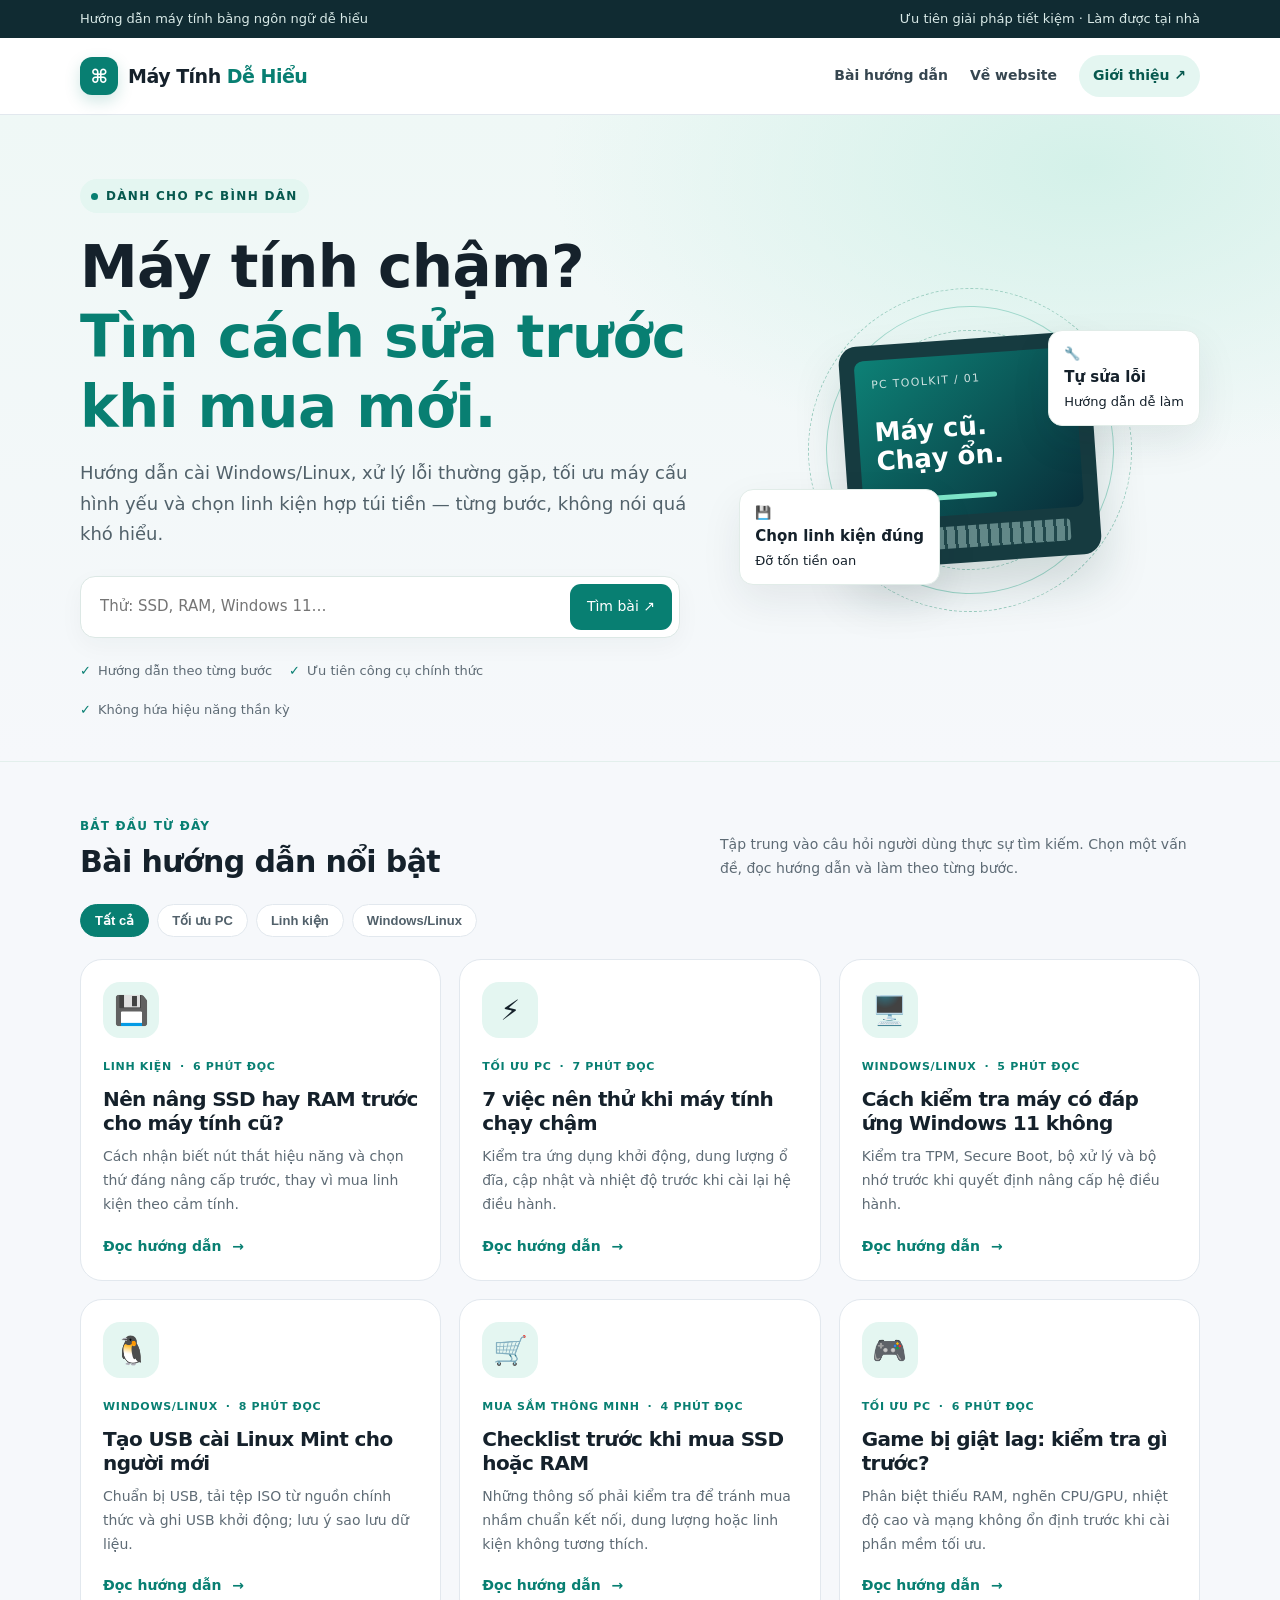
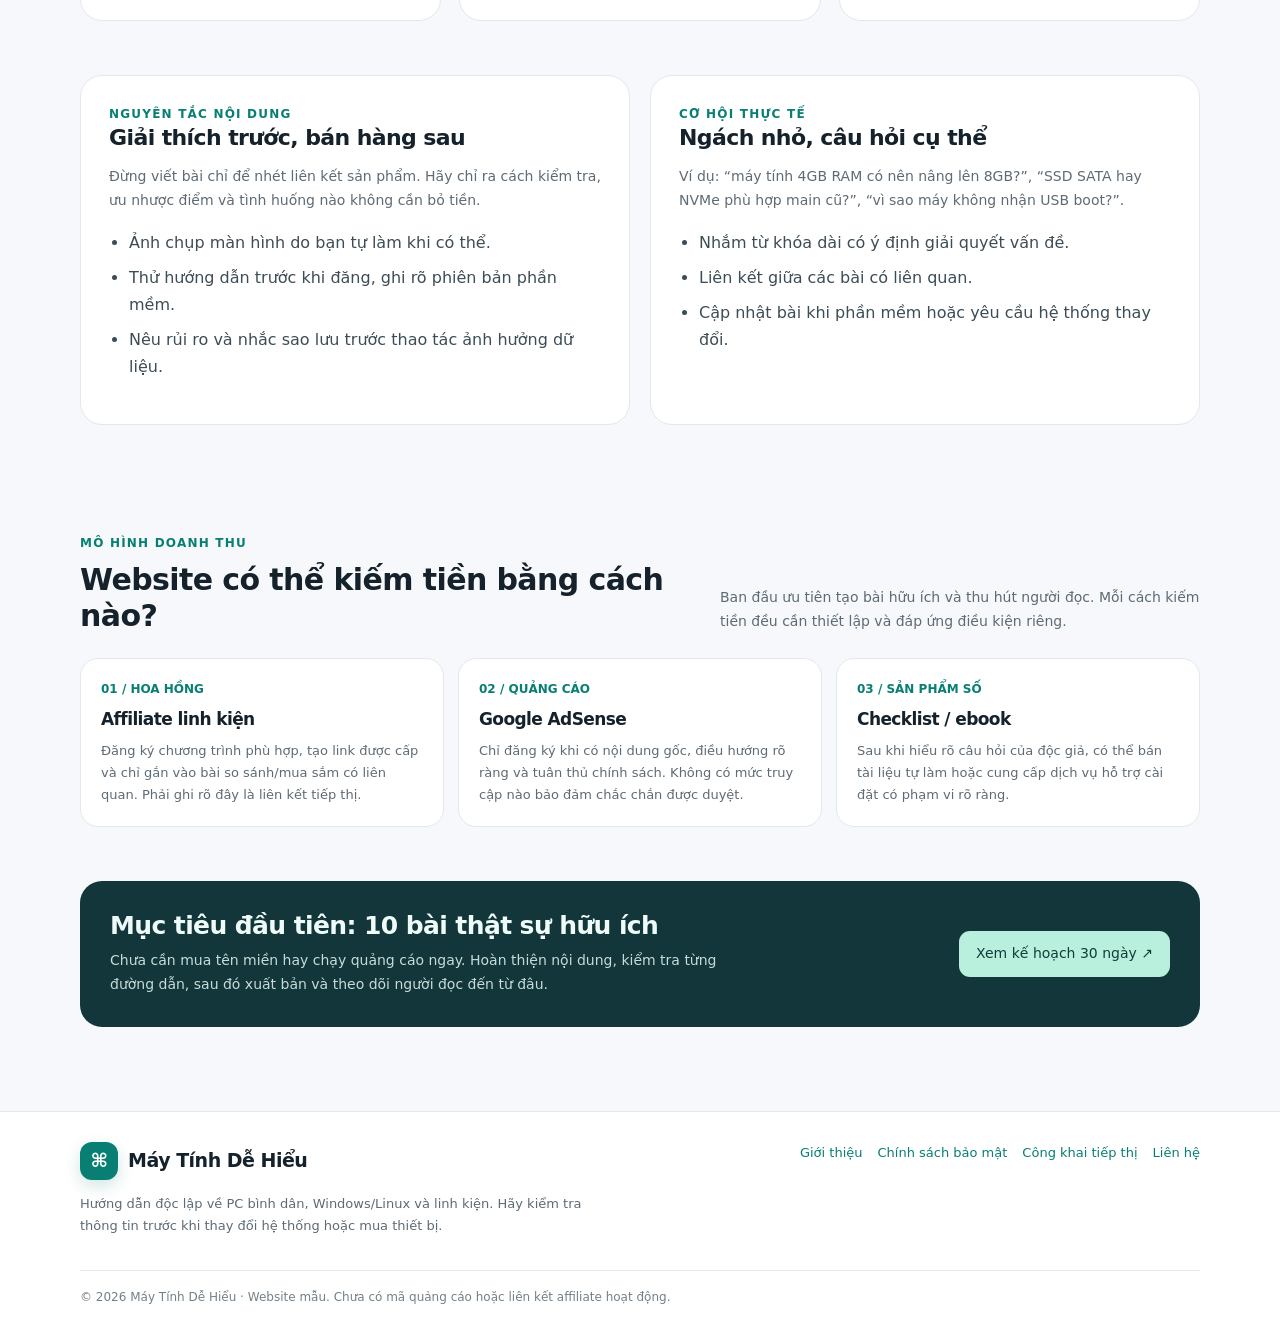
<file: index.html>
<!doctype html>
<html lang="vi">
<head>
  <meta charset="utf-8"><meta name="viewport" content="width=device-width, initial-scale=1">
  <title>Máy Tính Dễ Hiểu — Sửa PC yếu, cài Windows/Linux, chọn linh kiện</title>
  <meta name="description" content="Hướng dẫn dễ hiểu để tăng tốc máy tính cũ, cài Windows và Linux, khắc phục lỗi PC, chọn SSD/RAM phù hợp ngân sách.">
  <meta name="theme-color" content="#087f72"><link rel="stylesheet" href="style.css">
  <meta property="og:title" content="Máy Tính Dễ Hiểu"><meta property="og:description" content="Tự sửa lỗi, tối ưu PC và chọn linh kiện không lãng phí tiền."><meta property="og:type" content="website">
</head>
<body>
  <div class="topline"><div class="wrap"><span>Hướng dẫn máy tính bằng ngôn ngữ dễ hiểu</span><span>Ưu tiên giải pháp tiết kiệm · Làm được tại nhà</span></div></div>
  <header class="nav"><div class="wrap navinner"><a class="logo" href="index.html"><span class="logoicon">⌘</span><span>Máy Tính <span style="color:var(--brand)">Dễ Hiểu</span></span></a><nav class="navlinks"><a href="index.html#bai-viet">Bài hướng dẫn</a><a href="index.html#kiem-tien">Về website</a><a class="pill" href="gioi-thieu.html">Giới thiệu ↗</a></nav></div></header>
  <main>
    <section class="hero"><div class="wrap hero-grid"><div><div class="eyebrow"><span class="eyedot"></span> Dành cho PC bình dân</div><h1>Máy tính chậm?<br><em>Tìm cách sửa trước khi mua mới.</em></h1><p class="lead">Hướng dẫn cài Windows/Linux, xử lý lỗi thường gặp, tối ưu máy cấu hình yếu và chọn linh kiện hợp túi tiền — từng bước, không nói quá khó hiểu.</p><form class="searchbar" id="searchForm"><input id="searchInput" type="search" placeholder="Thử: SSD, RAM, Windows 11…" aria-label="Tìm bài viết"><button type="submit">Tìm bài ↗</button></form><div class="trustline"><span>Hướng dẫn theo từng bước</span><span>Ưu tiên công cụ chính thức</span><span>Không hứa hiệu năng thần kỳ</span></div></div><div class="hero-art" aria-label="Minh họa máy tính"><div class="orbit"></div><div class="device"><div class="screen"><div class="tiny">PC TOOLKIT / 01</div><strong>Máy cũ.<br>Chạy ổn.</strong><div class="screenbar"></div></div><div class="keyboard"></div></div><div class="floatcard fc1"><span>🔧</span><strong>Tự sửa lỗi</strong><span>Hướng dẫn dễ làm</span></div><div class="floatcard fc2"><span>💾</span><strong>Chọn linh kiện đúng</strong><span>Đỡ tốn tiền oan</span></div></div></div></section>
    <section class="section" id="bai-viet"><div class="wrap"><div class="sectionhead"><div><div class="kicker">Bắt đầu từ đây</div><h2>Bài hướng dẫn nổi bật</h2></div><p>Tập trung vào câu hỏi người dùng thực sự tìm kiếm. Chọn một vấn đề, đọc hướng dẫn và làm theo từng bước.</p></div>
      <div class="filters" aria-label="Lọc bài viết"><button class="filter active" data-filter="all">Tất cả</button><button class="filter" data-filter="toi-uu">Tối ưu PC</button><button class="filter" data-filter="linh-kien">Linh kiện</button><button class="filter" data-filter="he-dieu-hanh">Windows/Linux</button></div>
      <div class="articlegrid" id="articleGrid">
        <article class="articlecard" data-category="linh-kien" data-search="ssd ram nâng cấp máy tính cũ ưu tiên linh kiện tốc độ ổ cứng"><div class="articon">💾</div><div class="tagrow">Linh kiện <span>·</span> 6 phút đọc</div><h3>Nên nâng SSD hay RAM trước cho máy tính cũ?</h3><p>Cách nhận biết nút thắt hiệu năng và chọn thứ đáng nâng cấp trước, thay vì mua linh kiện theo cảm tính.</p><a class="readlink" href="bai-viet/nang-cap-ssd-hay-ram.html">Đọc hướng dẫn <span>→</span></a></article>
        <article class="articlecard" data-category="toi-uu" data-search="máy tính chậm lag treo windows khởi động startup dọn dẹp ổ đĩa"><div class="articon">⚡</div><div class="tagrow">Tối ưu PC <span>·</span> 7 phút đọc</div><h3>7 việc nên thử khi máy tính chạy chậm</h3><p>Kiểm tra ứng dụng khởi động, dung lượng ổ đĩa, cập nhật và nhiệt độ trước khi cài lại hệ điều hành.</p><a class="readlink" href="bai-viet/may-tinh-chay-cham.html">Đọc hướng dẫn <span>→</span></a></article>
        <article class="articlecard" data-category="he-dieu-hanh" data-search="windows 11 TPM secure boot cpu kiểm tra tương thích pc cấu hình"><div class="articon">🖥️</div><div class="tagrow">Windows/Linux <span>·</span> 5 phút đọc</div><h3>Cách kiểm tra máy có đáp ứng Windows 11 không</h3><p>Kiểm tra TPM, Secure Boot, bộ xử lý và bộ nhớ trước khi quyết định nâng cấp hệ điều hành.</p><a class="readlink" href="bai-viet/kiem-tra-pc-ho-tro-windows-11.html">Đọc hướng dẫn <span>→</span></a></article>
        <article class="articlecard" data-category="he-dieu-hanh" data-search="linux mint tạo usb boot cài hệ điều hành file iso usb flash drive"><div class="articon">🐧</div><div class="tagrow">Windows/Linux <span>·</span> 8 phút đọc</div><h3>Tạo USB cài Linux Mint cho người mới</h3><p>Chuẩn bị USB, tải tệp ISO từ nguồn chính thức và ghi USB khởi động; lưu ý sao lưu dữ liệu.</p><a class="readlink" href="bai-viet/tao-usb-linux-mint.html">Đọc hướng dẫn <span>→</span></a></article>
        <article class="articlecard" data-category="linh-kien" data-search="mua ssd ram usb wifi phụ kiện pc giá rẻ chọn dung lượng tương thích"><div class="articon">🛒</div><div class="tagrow">Mua sắm thông minh <span>·</span> 4 phút đọc</div><h3>Checklist trước khi mua SSD hoặc RAM</h3><p>Những thông số phải kiểm tra để tránh mua nhầm chuẩn kết nối, dung lượng hoặc linh kiện không tương thích.</p><a class="readlink" href="bai-viet/checklist-mua-ssd-ram.html">Đọc hướng dẫn <span>→</span></a></article>
        <article class="articlecard" data-category="toi-uu" data-search="game fps lag giảm giật kiểm tra nhiệt độ đồ họa cập nhật driver"><div class="articon">🎮</div><div class="tagrow">Tối ưu PC <span>·</span> 6 phút đọc</div><h3>Game bị giật lag: kiểm tra gì trước?</h3><p>Phân biệt thiếu RAM, nghẽn CPU/GPU, nhiệt độ cao và mạng không ổn định trước khi cài phần mềm tối ưu.</p><a class="readlink" href="bai-viet/game-bi-giat-lag.html">Đọc hướng dẫn <span>→</span></a></article>
      </div><div class="notfound" id="notFound">Không tìm thấy bài phù hợp. Hãy thử từ khóa khác như “RAM”, “SSD” hoặc “Windows”.</div>
    </div></section>
    <section class="section" style="padding-top:0"><div class="wrap twocol"><div class="featurebox"><div class="kicker">Nguyên tắc nội dung</div><h3>Giải thích trước, bán hàng sau</h3><p>Đừng viết bài chỉ để nhét liên kết sản phẩm. Hãy chỉ ra cách kiểm tra, ưu nhược điểm và tình huống nào không cần bỏ tiền.</p><ul><li>Ảnh chụp màn hình do bạn tự làm khi có thể.</li><li>Thử hướng dẫn trước khi đăng, ghi rõ phiên bản phần mềm.</li><li>Nêu rủi ro và nhắc sao lưu trước thao tác ảnh hưởng dữ liệu.</li></ul></div><div class="featurebox"><div class="kicker">Cơ hội thực tế</div><h3>Ngách nhỏ, câu hỏi cụ thể</h3><p>Ví dụ: “máy tính 4GB RAM có nên nâng lên 8GB?”, “SSD SATA hay NVMe phù hợp main cũ?”, “vì sao máy không nhận USB boot?”.</p><ul><li>Nhắm từ khóa dài có ý định giải quyết vấn đề.</li><li>Liên kết giữa các bài có liên quan.</li><li>Cập nhật bài khi phần mềm hoặc yêu cầu hệ thống thay đổi.</li></ul></div></div></section>
    <section class="section" id="kiem-tien"><div class="wrap"><div class="sectionhead"><div><div class="kicker">Mô hình doanh thu</div><h2>Website có thể kiếm tiền bằng cách nào?</h2></div><p>Ban đầu ưu tiên tạo bài hữu ích và thu hút người đọc. Mỗi cách kiếm tiền đều cần thiết lập và đáp ứng điều kiện riêng.</p></div><div class="moneyrow"><div class="moneyitem"><div class="num">01 / HOA HỒNG</div><h3>Affiliate linh kiện</h3><p>Đăng ký chương trình phù hợp, tạo link được cấp và chỉ gắn vào bài so sánh/mua sắm có liên quan. Phải ghi rõ đây là liên kết tiếp thị.</p></div><div class="moneyitem"><div class="num">02 / QUẢNG CÁO</div><h3>Google AdSense</h3><p>Chỉ đăng ký khi có nội dung gốc, điều hướng rõ ràng và tuân thủ chính sách. Không có mức truy cập nào bảo đảm chắc chắn được duyệt.</p></div><div class="moneyitem"><div class="num">03 / SẢN PHẨM SỐ</div><h3>Checklist / ebook</h3><p>Sau khi hiểu rõ câu hỏi của độc giả, có thể bán tài liệu tự làm hoặc cung cấp dịch vụ hỗ trợ cài đặt có phạm vi rõ ràng.</p></div></div></div></section>
    <section class="section" style="padding-top:0"><div class="wrap"><div class="callout"><div><h2>Mục tiêu đầu tiên: 10 bài thật sự hữu ích</h2><p>Chưa cần mua tên miền hay chạy quảng cáo ngay. Hoàn thiện nội dung, kiểm tra từng đường dẫn, sau đó xuất bản và theo dõi người đọc đến từ đâu.</p></div><a class="btn" href="ke-hoach-noi-dung.html">Xem kế hoạch 30 ngày ↗</a></div></div></section>
  </main>
  <footer class="footer"><div class="wrap"><div class="footergrid"><div><a class="logo" href="index.html"><span class="logoicon">⌘</span><span>Máy Tính Dễ Hiểu</span></a><p>Hướng dẫn độc lập về PC bình dân, Windows/Linux và linh kiện. Hãy kiểm tra thông tin trước khi thay đổi hệ thống hoặc mua thiết bị.</p></div><div class="footerlinks"><a href="gioi-thieu.html">Giới thiệu</a><a href="chinh-sach-bao-mat.html">Chính sách bảo mật</a><a href="cong-khai-tiep-thi.html">Công khai tiếp thị</a><a href="lien-he.html">Liên hệ</a></div></div><div class="footnote">© <span id="year">2026</span> Máy Tính Dễ Hiểu · Website mẫu. Chưa có mã quảng cáo hoặc liên kết affiliate hoạt động.</div></div></footer>
<script>
const input=document.getElementById('searchInput'),cards=[...document.querySelectorAll('.articlecard')],filters=[...document.querySelectorAll('.filter')],notFound=document.getElementById('notFound');let category='all';function update(){const q=input.value.trim().toLocaleLowerCase('vi');let count=0;cards.forEach(c=>{const matchCat=category==='all'||c.dataset.category===category;const matchQ=!q||(c.innerText+' '+c.dataset.search).toLocaleLowerCase('vi').includes(q);c.style.display=matchCat&&matchQ?'flex':'none';if(matchCat&&matchQ)count++});notFound.style.display=count?'none':'block'}filters.forEach(b=>b.addEventListener('click',()=>{filters.forEach(x=>x.classList.remove('active'));b.classList.add('active');category=b.dataset.filter;update()}));input.addEventListener('input',update);document.getElementById('searchForm').addEventListener('submit',e=>{e.preventDefault();document.getElementById('bai-viet').scrollIntoView({behavior:'smooth'})});document.getElementById('year').textContent=new Date().getFullYear();
</script>
</body></html>
</file>
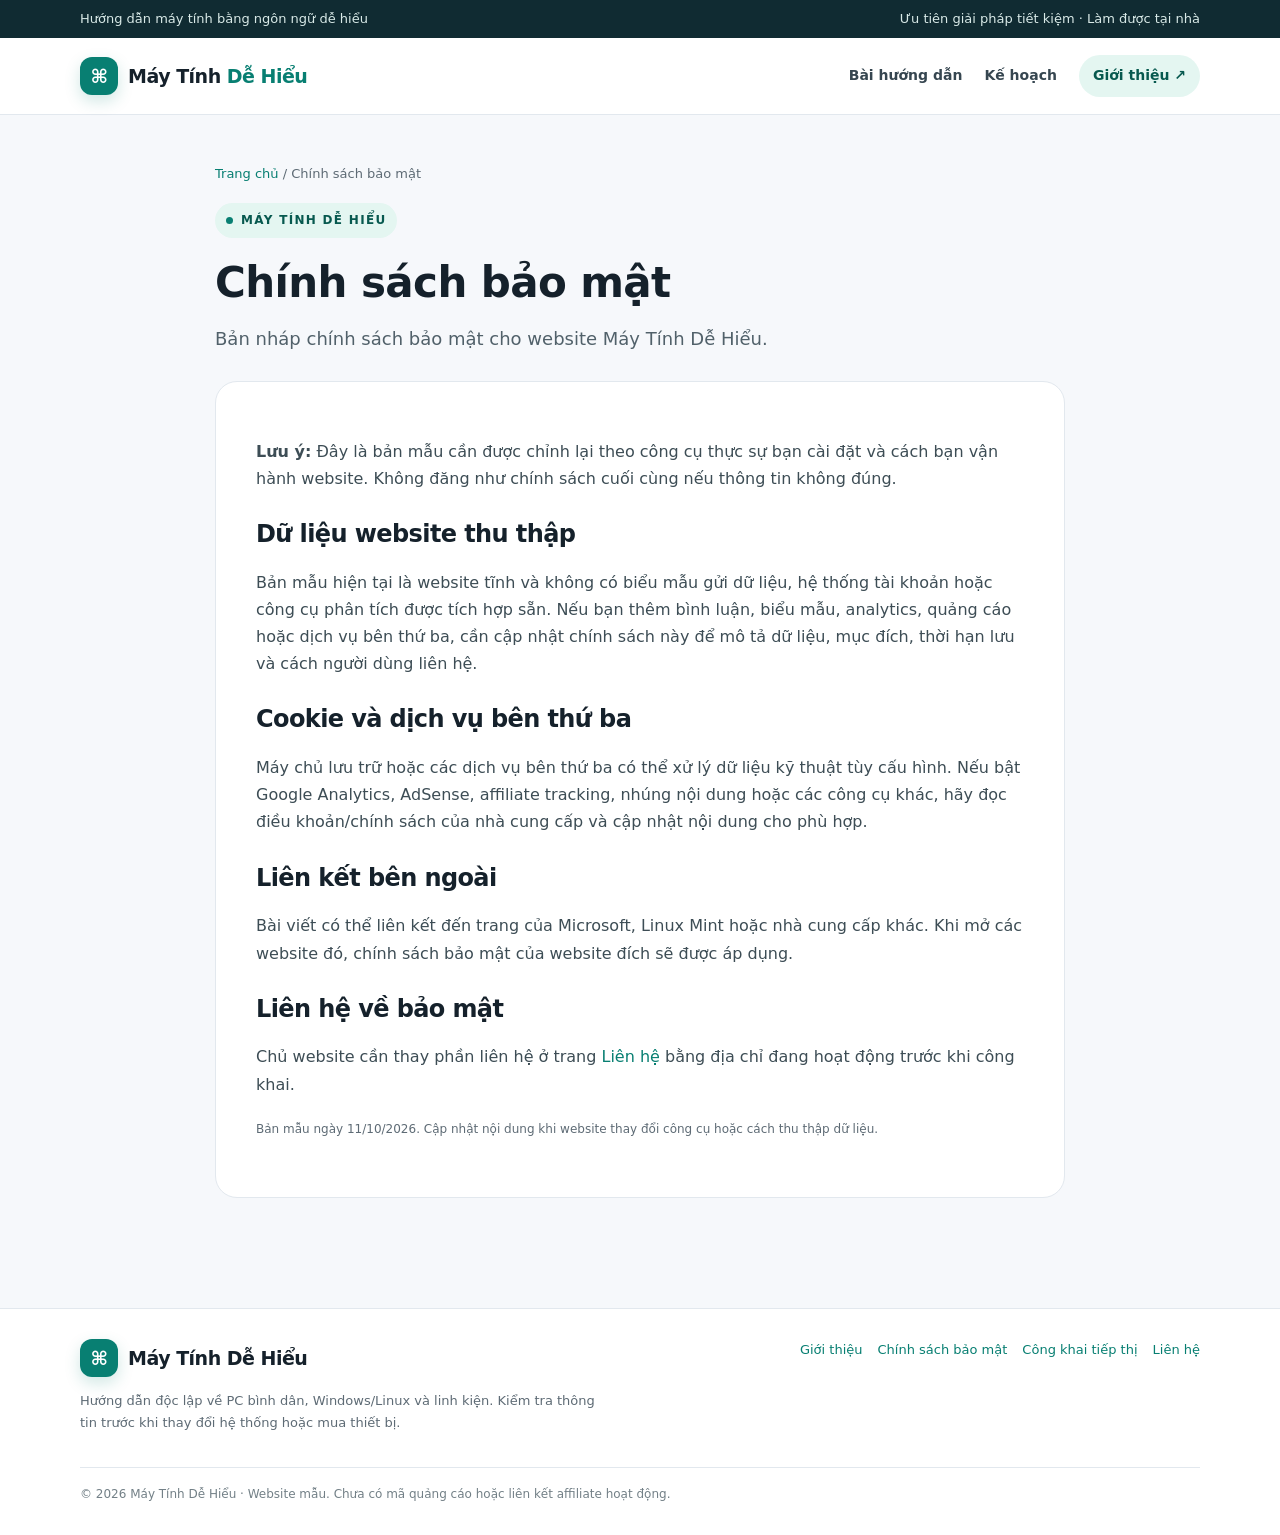
<file: chinh-sach-bao-mat.html>
<!doctype html><html lang="vi"><head><meta charset="utf-8"><meta name="viewport" content="width=device-width,initial-scale=1"><title>Chính sách bảo mật | Máy Tính Dễ Hiểu</title><meta name="description" content="Bản nháp chính sách bảo mật cho website Máy Tính Dễ Hiểu."><meta name="theme-color" content="#087f72"><link rel="stylesheet" href="style.css"></head><body><div class="topline"><div class="wrap"><span>Hướng dẫn máy tính bằng ngôn ngữ dễ hiểu</span><span>Ưu tiên giải pháp tiết kiệm · Làm được tại nhà</span></div></div><header class="nav"><div class="wrap navinner"><a class="logo" href="index.html"><span class="logoicon">⌘</span><span>Máy Tính <span style="color:var(--brand)">Dễ Hiểu</span></span></a><nav class="navlinks"><a href="index.html#bai-viet">Bài hướng dẫn</a><a href="ke-hoach-noi-dung.html">Kế hoạch</a><a class="pill" href="gioi-thieu.html">Giới thiệu ↗</a></nav></div></header><main class="wrap simple"><div class="crumb"><a href="index.html">Trang chủ</a> / Chính sách bảo mật</div><div class="eyebrow"><span class="eyedot"></span> Máy Tính Dễ Hiểu</div><h1>Chính sách bảo mật</h1><p class="lead">Bản nháp chính sách bảo mật cho website Máy Tính Dễ Hiểu.</p><div class="simplecontent"><p><strong>Lưu ý:</strong> Đây là bản mẫu cần được chỉnh lại theo công cụ thực sự bạn cài đặt và cách bạn vận hành website. Không đăng như chính sách cuối cùng nếu thông tin không đúng.</p><h2>Dữ liệu website thu thập</h2><p>Bản mẫu hiện tại là website tĩnh và không có biểu mẫu gửi dữ liệu, hệ thống tài khoản hoặc công cụ phân tích được tích hợp sẵn. Nếu bạn thêm bình luận, biểu mẫu, analytics, quảng cáo hoặc dịch vụ bên thứ ba, cần cập nhật chính sách này để mô tả dữ liệu, mục đích, thời hạn lưu và cách người dùng liên hệ.</p><h2>Cookie và dịch vụ bên thứ ba</h2><p>Máy chủ lưu trữ hoặc các dịch vụ bên thứ ba có thể xử lý dữ liệu kỹ thuật tùy cấu hình. Nếu bật Google Analytics, AdSense, affiliate tracking, nhúng nội dung hoặc các công cụ khác, hãy đọc điều khoản/chính sách của nhà cung cấp và cập nhật nội dung cho phù hợp.</p><h2>Liên kết bên ngoài</h2><p>Bài viết có thể liên kết đến trang của Microsoft, Linux Mint hoặc nhà cung cấp khác. Khi mở các website đó, chính sách bảo mật của website đích sẽ được áp dụng.</p><h2>Liên hệ về bảo mật</h2><p>Chủ website cần thay phần liên hệ ở trang <a href="lien-he.html">Liên hệ</a> bằng địa chỉ đang hoạt động trước khi công khai.</p><p><span class="small">Bản mẫu ngày 11/10/2026. Cập nhật nội dung khi website thay đổi công cụ hoặc cách thu thập dữ liệu.</span></p></div></main><footer class="footer"><div class="wrap"><div class="footergrid"><div><a class="logo" href="index.html"><span class="logoicon">⌘</span><span>Máy Tính Dễ Hiểu</span></a><p>Hướng dẫn độc lập về PC bình dân, Windows/Linux và linh kiện. Kiểm tra thông tin trước khi thay đổi hệ thống hoặc mua thiết bị.</p></div><div class="footerlinks"><a href="gioi-thieu.html">Giới thiệu</a><a href="chinh-sach-bao-mat.html">Chính sách bảo mật</a><a href="cong-khai-tiep-thi.html">Công khai tiếp thị</a><a href="lien-he.html">Liên hệ</a></div></div><div class="footnote">© 2026 Máy Tính Dễ Hiểu · Website mẫu. Chưa có mã quảng cáo hoặc liên kết affiliate hoạt động.</div></div></footer></body></html>
</file>
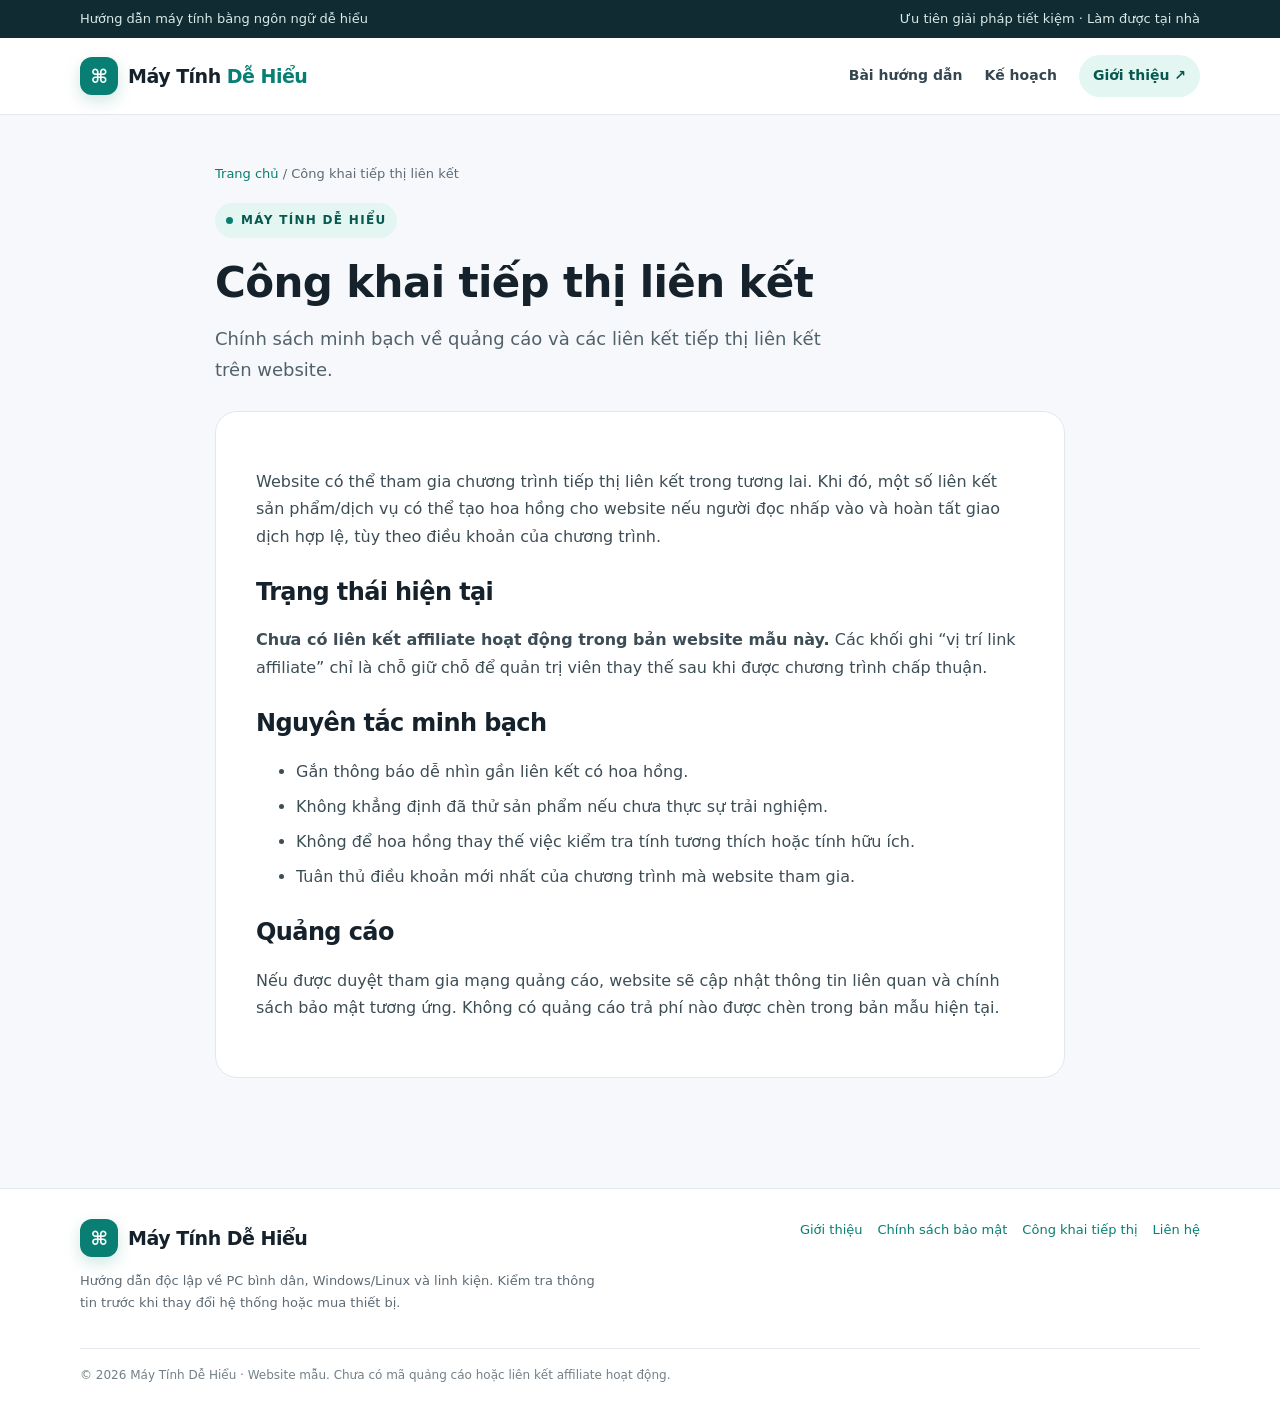
<file: cong-khai-tiep-thi.html>
<!doctype html><html lang="vi"><head><meta charset="utf-8"><meta name="viewport" content="width=device-width,initial-scale=1"><title>Công khai tiếp thị liên kết | Máy Tính Dễ Hiểu</title><meta name="description" content="Chính sách minh bạch về quảng cáo và các liên kết tiếp thị liên kết trên website."><meta name="theme-color" content="#087f72"><link rel="stylesheet" href="style.css"></head><body><div class="topline"><div class="wrap"><span>Hướng dẫn máy tính bằng ngôn ngữ dễ hiểu</span><span>Ưu tiên giải pháp tiết kiệm · Làm được tại nhà</span></div></div><header class="nav"><div class="wrap navinner"><a class="logo" href="index.html"><span class="logoicon">⌘</span><span>Máy Tính <span style="color:var(--brand)">Dễ Hiểu</span></span></a><nav class="navlinks"><a href="index.html#bai-viet">Bài hướng dẫn</a><a href="ke-hoach-noi-dung.html">Kế hoạch</a><a class="pill" href="gioi-thieu.html">Giới thiệu ↗</a></nav></div></header><main class="wrap simple"><div class="crumb"><a href="index.html">Trang chủ</a> / Công khai tiếp thị liên kết</div><div class="eyebrow"><span class="eyedot"></span> Máy Tính Dễ Hiểu</div><h1>Công khai tiếp thị liên kết</h1><p class="lead">Chính sách minh bạch về quảng cáo và các liên kết tiếp thị liên kết trên website.</p><div class="simplecontent"><p>Website có thể tham gia chương trình tiếp thị liên kết trong tương lai. Khi đó, một số liên kết sản phẩm/dịch vụ có thể tạo hoa hồng cho website nếu người đọc nhấp vào và hoàn tất giao dịch hợp lệ, tùy theo điều khoản của chương trình.</p><h2>Trạng thái hiện tại</h2><p><strong>Chưa có liên kết affiliate hoạt động trong bản website mẫu này.</strong> Các khối ghi “vị trí link affiliate” chỉ là chỗ giữ chỗ để quản trị viên thay thế sau khi được chương trình chấp thuận.</p><h2>Nguyên tắc minh bạch</h2><ul><li>Gắn thông báo dễ nhìn gần liên kết có hoa hồng.</li><li>Không khẳng định đã thử sản phẩm nếu chưa thực sự trải nghiệm.</li><li>Không để hoa hồng thay thế việc kiểm tra tính tương thích hoặc tính hữu ích.</li><li>Tuân thủ điều khoản mới nhất của chương trình mà website tham gia.</li></ul><h2>Quảng cáo</h2><p>Nếu được duyệt tham gia mạng quảng cáo, website sẽ cập nhật thông tin liên quan và chính sách bảo mật tương ứng. Không có quảng cáo trả phí nào được chèn trong bản mẫu hiện tại.</p></div></main><footer class="footer"><div class="wrap"><div class="footergrid"><div><a class="logo" href="index.html"><span class="logoicon">⌘</span><span>Máy Tính Dễ Hiểu</span></a><p>Hướng dẫn độc lập về PC bình dân, Windows/Linux và linh kiện. Kiểm tra thông tin trước khi thay đổi hệ thống hoặc mua thiết bị.</p></div><div class="footerlinks"><a href="gioi-thieu.html">Giới thiệu</a><a href="chinh-sach-bao-mat.html">Chính sách bảo mật</a><a href="cong-khai-tiep-thi.html">Công khai tiếp thị</a><a href="lien-he.html">Liên hệ</a></div></div><div class="footnote">© 2026 Máy Tính Dễ Hiểu · Website mẫu. Chưa có mã quảng cáo hoặc liên kết affiliate hoạt động.</div></div></footer></body></html>
</file>
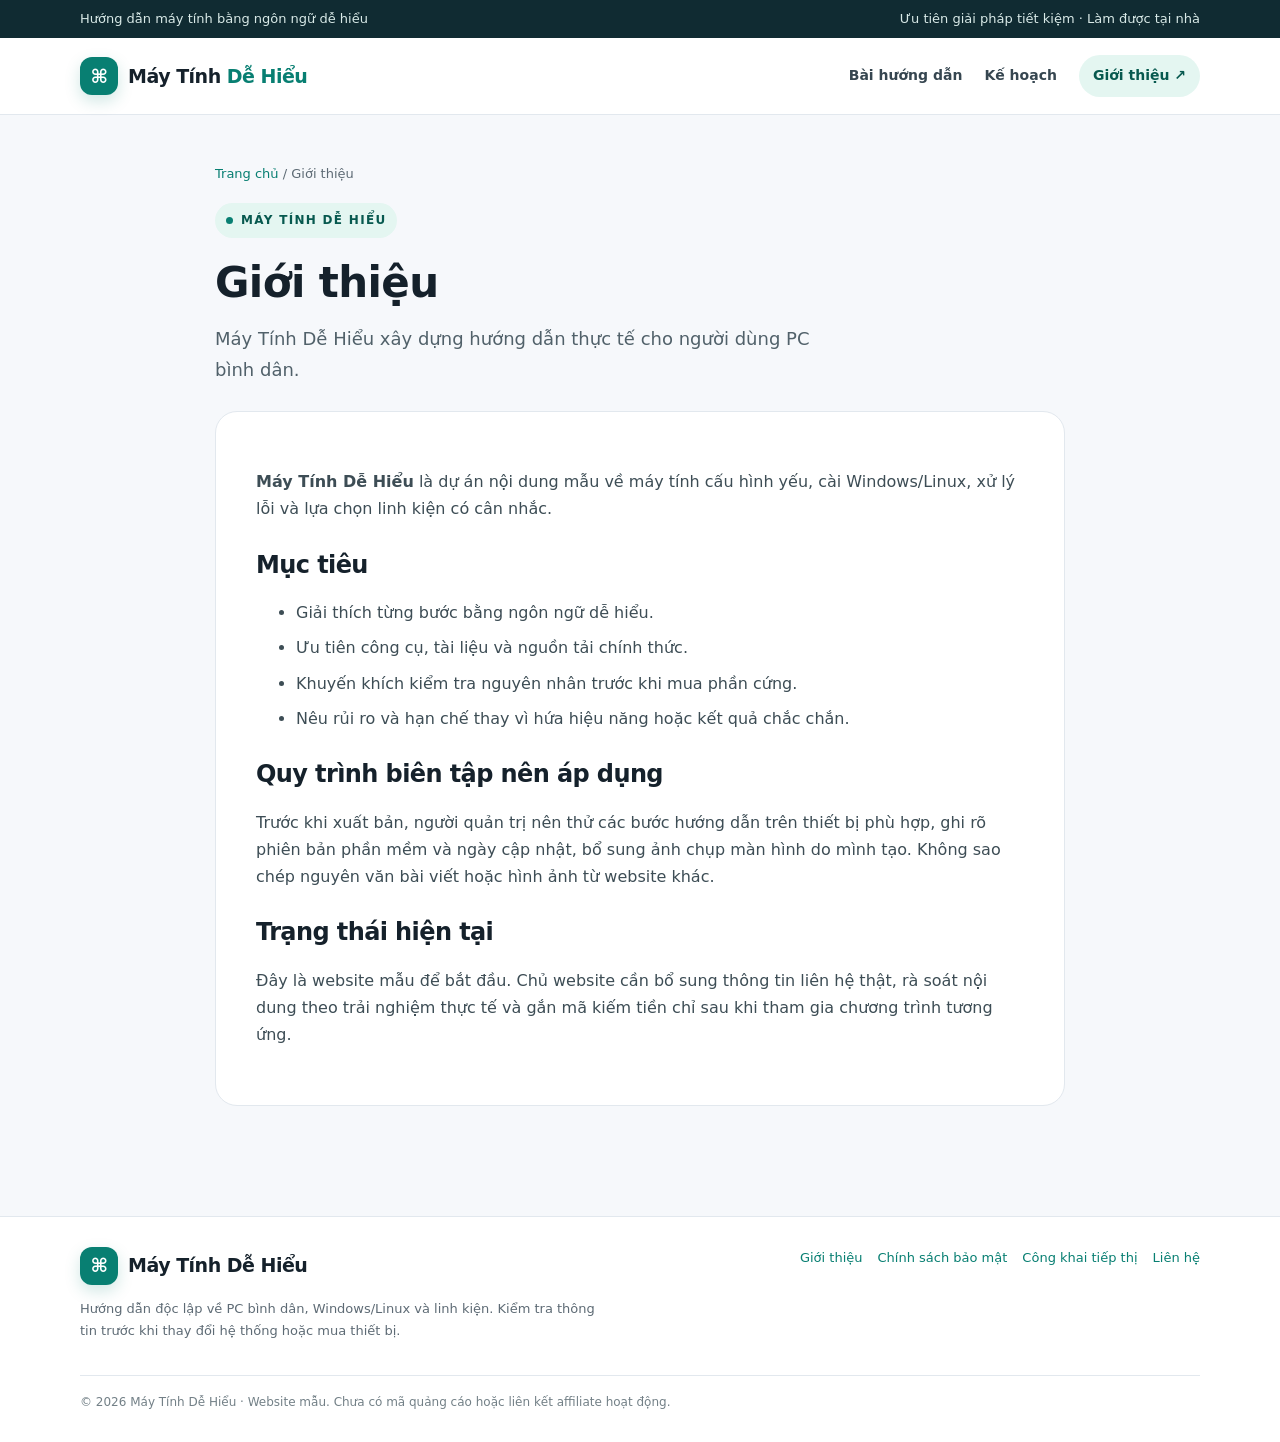
<file: gioi-thieu.html>
<!doctype html><html lang="vi"><head><meta charset="utf-8"><meta name="viewport" content="width=device-width,initial-scale=1"><title>Giới thiệu | Máy Tính Dễ Hiểu</title><meta name="description" content="Máy Tính Dễ Hiểu xây dựng hướng dẫn thực tế cho người dùng PC bình dân."><meta name="theme-color" content="#087f72"><link rel="stylesheet" href="style.css"></head><body><div class="topline"><div class="wrap"><span>Hướng dẫn máy tính bằng ngôn ngữ dễ hiểu</span><span>Ưu tiên giải pháp tiết kiệm · Làm được tại nhà</span></div></div><header class="nav"><div class="wrap navinner"><a class="logo" href="index.html"><span class="logoicon">⌘</span><span>Máy Tính <span style="color:var(--brand)">Dễ Hiểu</span></span></a><nav class="navlinks"><a href="index.html#bai-viet">Bài hướng dẫn</a><a href="ke-hoach-noi-dung.html">Kế hoạch</a><a class="pill" href="gioi-thieu.html">Giới thiệu ↗</a></nav></div></header><main class="wrap simple"><div class="crumb"><a href="index.html">Trang chủ</a> / Giới thiệu</div><div class="eyebrow"><span class="eyedot"></span> Máy Tính Dễ Hiểu</div><h1>Giới thiệu</h1><p class="lead">Máy Tính Dễ Hiểu xây dựng hướng dẫn thực tế cho người dùng PC bình dân.</p><div class="simplecontent"><p><strong>Máy Tính Dễ Hiểu</strong> là dự án nội dung mẫu về máy tính cấu hình yếu, cài Windows/Linux, xử lý lỗi và lựa chọn linh kiện có cân nhắc.</p><h2>Mục tiêu</h2><ul><li>Giải thích từng bước bằng ngôn ngữ dễ hiểu.</li><li>Ưu tiên công cụ, tài liệu và nguồn tải chính thức.</li><li>Khuyến khích kiểm tra nguyên nhân trước khi mua phần cứng.</li><li>Nêu rủi ro và hạn chế thay vì hứa hiệu năng hoặc kết quả chắc chắn.</li></ul><h2>Quy trình biên tập nên áp dụng</h2><p>Trước khi xuất bản, người quản trị nên thử các bước hướng dẫn trên thiết bị phù hợp, ghi rõ phiên bản phần mềm và ngày cập nhật, bổ sung ảnh chụp màn hình do mình tạo. Không sao chép nguyên văn bài viết hoặc hình ảnh từ website khác.</p><h2>Trạng thái hiện tại</h2><p>Đây là website mẫu để bắt đầu. Chủ website cần bổ sung thông tin liên hệ thật, rà soát nội dung theo trải nghiệm thực tế và gắn mã kiếm tiền chỉ sau khi tham gia chương trình tương ứng.</p></div></main><footer class="footer"><div class="wrap"><div class="footergrid"><div><a class="logo" href="index.html"><span class="logoicon">⌘</span><span>Máy Tính Dễ Hiểu</span></a><p>Hướng dẫn độc lập về PC bình dân, Windows/Linux và linh kiện. Kiểm tra thông tin trước khi thay đổi hệ thống hoặc mua thiết bị.</p></div><div class="footerlinks"><a href="gioi-thieu.html">Giới thiệu</a><a href="chinh-sach-bao-mat.html">Chính sách bảo mật</a><a href="cong-khai-tiep-thi.html">Công khai tiếp thị</a><a href="lien-he.html">Liên hệ</a></div></div><div class="footnote">© 2026 Máy Tính Dễ Hiểu · Website mẫu. Chưa có mã quảng cáo hoặc liên kết affiliate hoạt động.</div></div></footer></body></html>
</file>
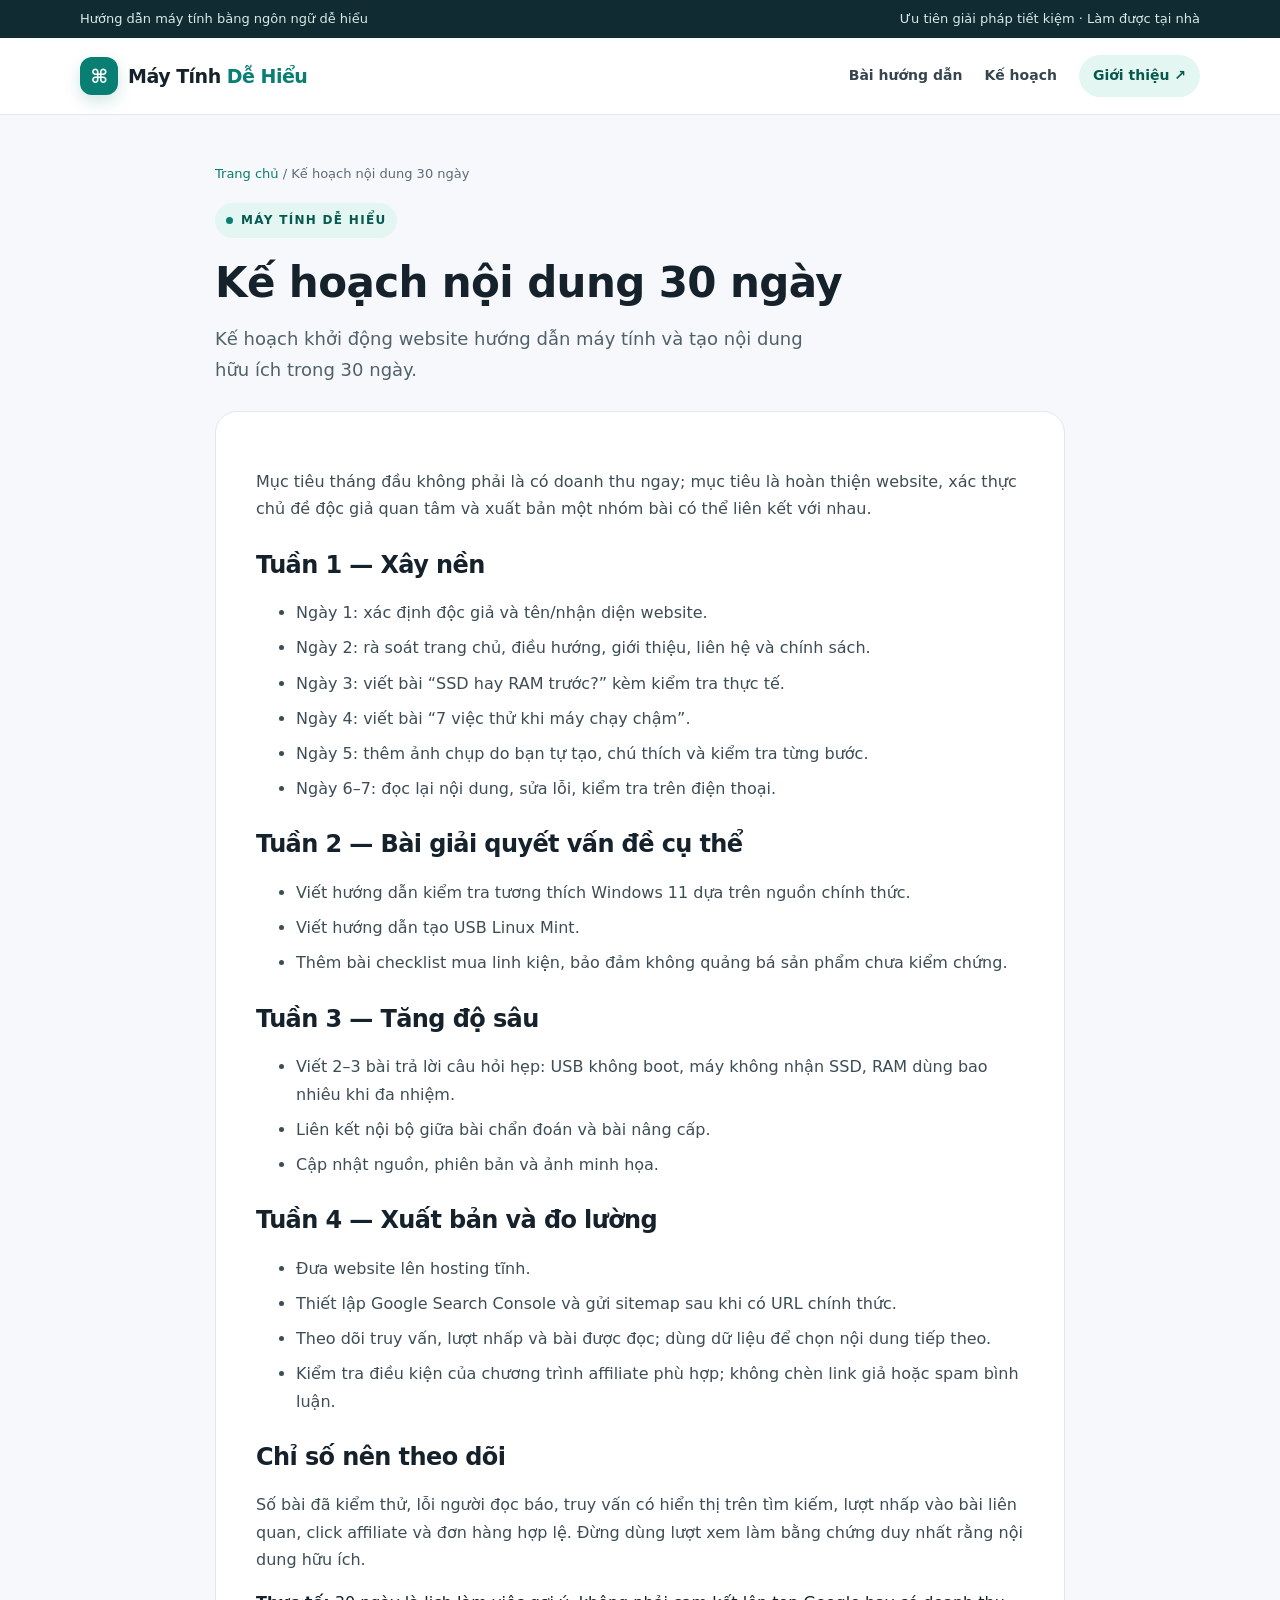
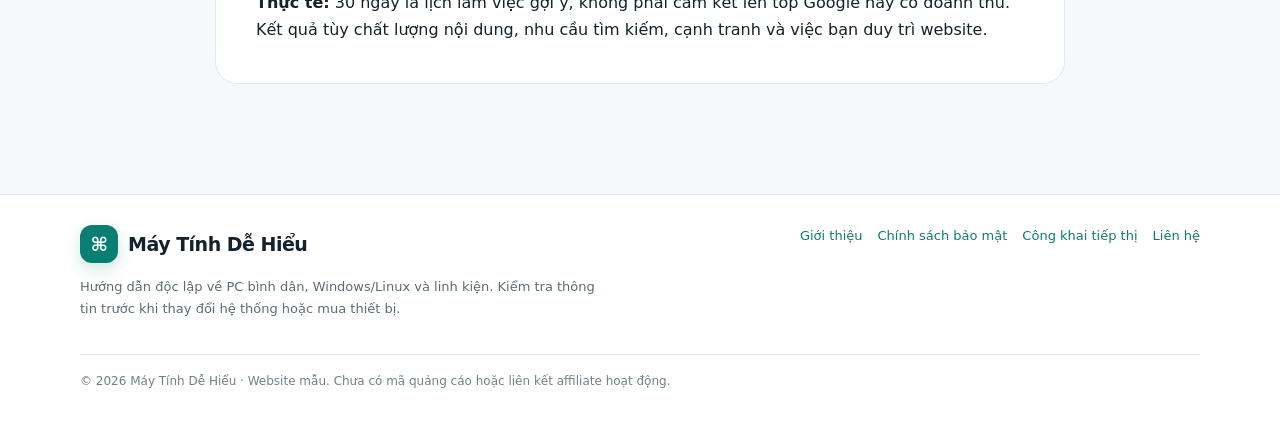
<file: ke-hoach-noi-dung.html>
<!doctype html><html lang="vi"><head><meta charset="utf-8"><meta name="viewport" content="width=device-width,initial-scale=1"><title>Kế hoạch nội dung 30 ngày | Máy Tính Dễ Hiểu</title><meta name="description" content="Kế hoạch khởi động website hướng dẫn máy tính và tạo nội dung hữu ích trong 30 ngày."><meta name="theme-color" content="#087f72"><link rel="stylesheet" href="style.css"></head><body><div class="topline"><div class="wrap"><span>Hướng dẫn máy tính bằng ngôn ngữ dễ hiểu</span><span>Ưu tiên giải pháp tiết kiệm · Làm được tại nhà</span></div></div><header class="nav"><div class="wrap navinner"><a class="logo" href="index.html"><span class="logoicon">⌘</span><span>Máy Tính <span style="color:var(--brand)">Dễ Hiểu</span></span></a><nav class="navlinks"><a href="index.html#bai-viet">Bài hướng dẫn</a><a href="ke-hoach-noi-dung.html">Kế hoạch</a><a class="pill" href="gioi-thieu.html">Giới thiệu ↗</a></nav></div></header><main class="wrap simple"><div class="crumb"><a href="index.html">Trang chủ</a> / Kế hoạch nội dung 30 ngày</div><div class="eyebrow"><span class="eyedot"></span> Máy Tính Dễ Hiểu</div><h1>Kế hoạch nội dung 30 ngày</h1><p class="lead">Kế hoạch khởi động website hướng dẫn máy tính và tạo nội dung hữu ích trong 30 ngày.</p><div class="simplecontent"><p>Mục tiêu tháng đầu không phải là có doanh thu ngay; mục tiêu là hoàn thiện website, xác thực chủ đề độc giả quan tâm và xuất bản một nhóm bài có thể liên kết với nhau.</p><h2>Tuần 1 — Xây nền</h2><ul><li>Ngày 1: xác định độc giả và tên/nhận diện website.</li><li>Ngày 2: rà soát trang chủ, điều hướng, giới thiệu, liên hệ và chính sách.</li><li>Ngày 3: viết bài “SSD hay RAM trước?” kèm kiểm tra thực tế.</li><li>Ngày 4: viết bài “7 việc thử khi máy chạy chậm”.</li><li>Ngày 5: thêm ảnh chụp do bạn tự tạo, chú thích và kiểm tra từng bước.</li><li>Ngày 6–7: đọc lại nội dung, sửa lỗi, kiểm tra trên điện thoại.</li></ul><h2>Tuần 2 — Bài giải quyết vấn đề cụ thể</h2><ul><li>Viết hướng dẫn kiểm tra tương thích Windows 11 dựa trên nguồn chính thức.</li><li>Viết hướng dẫn tạo USB Linux Mint.</li><li>Thêm bài checklist mua linh kiện, bảo đảm không quảng bá sản phẩm chưa kiểm chứng.</li></ul><h2>Tuần 3 — Tăng độ sâu</h2><ul><li>Viết 2–3 bài trả lời câu hỏi hẹp: USB không boot, máy không nhận SSD, RAM dùng bao nhiêu khi đa nhiệm.</li><li>Liên kết nội bộ giữa bài chẩn đoán và bài nâng cấp.</li><li>Cập nhật nguồn, phiên bản và ảnh minh họa.</li></ul><h2>Tuần 4 — Xuất bản và đo lường</h2><ul><li>Đưa website lên hosting tĩnh.</li><li>Thiết lập Google Search Console và gửi sitemap sau khi có URL chính thức.</li><li>Theo dõi truy vấn, lượt nhấp và bài được đọc; dùng dữ liệu để chọn nội dung tiếp theo.</li><li>Kiểm tra điều kiện của chương trình affiliate phù hợp; không chèn link giả hoặc spam bình luận.</li></ul><h2>Chỉ số nên theo dõi</h2><p>Số bài đã kiểm thử, lỗi người đọc báo, truy vấn có hiển thị trên tìm kiếm, lượt nhấp vào bài liên quan, click affiliate và đơn hàng hợp lệ. Đừng dùng lượt xem làm bằng chứng duy nhất rằng nội dung hữu ích.</p><div class="warning"><strong>Thực tế:</strong> 30 ngày là lịch làm việc gợi ý, không phải cam kết lên top Google hay có doanh thu. Kết quả tùy chất lượng nội dung, nhu cầu tìm kiếm, cạnh tranh và việc bạn duy trì website.</div></div></main><footer class="footer"><div class="wrap"><div class="footergrid"><div><a class="logo" href="index.html"><span class="logoicon">⌘</span><span>Máy Tính Dễ Hiểu</span></a><p>Hướng dẫn độc lập về PC bình dân, Windows/Linux và linh kiện. Kiểm tra thông tin trước khi thay đổi hệ thống hoặc mua thiết bị.</p></div><div class="footerlinks"><a href="gioi-thieu.html">Giới thiệu</a><a href="chinh-sach-bao-mat.html">Chính sách bảo mật</a><a href="cong-khai-tiep-thi.html">Công khai tiếp thị</a><a href="lien-he.html">Liên hệ</a></div></div><div class="footnote">© 2026 Máy Tính Dễ Hiểu · Website mẫu. Chưa có mã quảng cáo hoặc liên kết affiliate hoạt động.</div></div></footer></body></html>
</file>
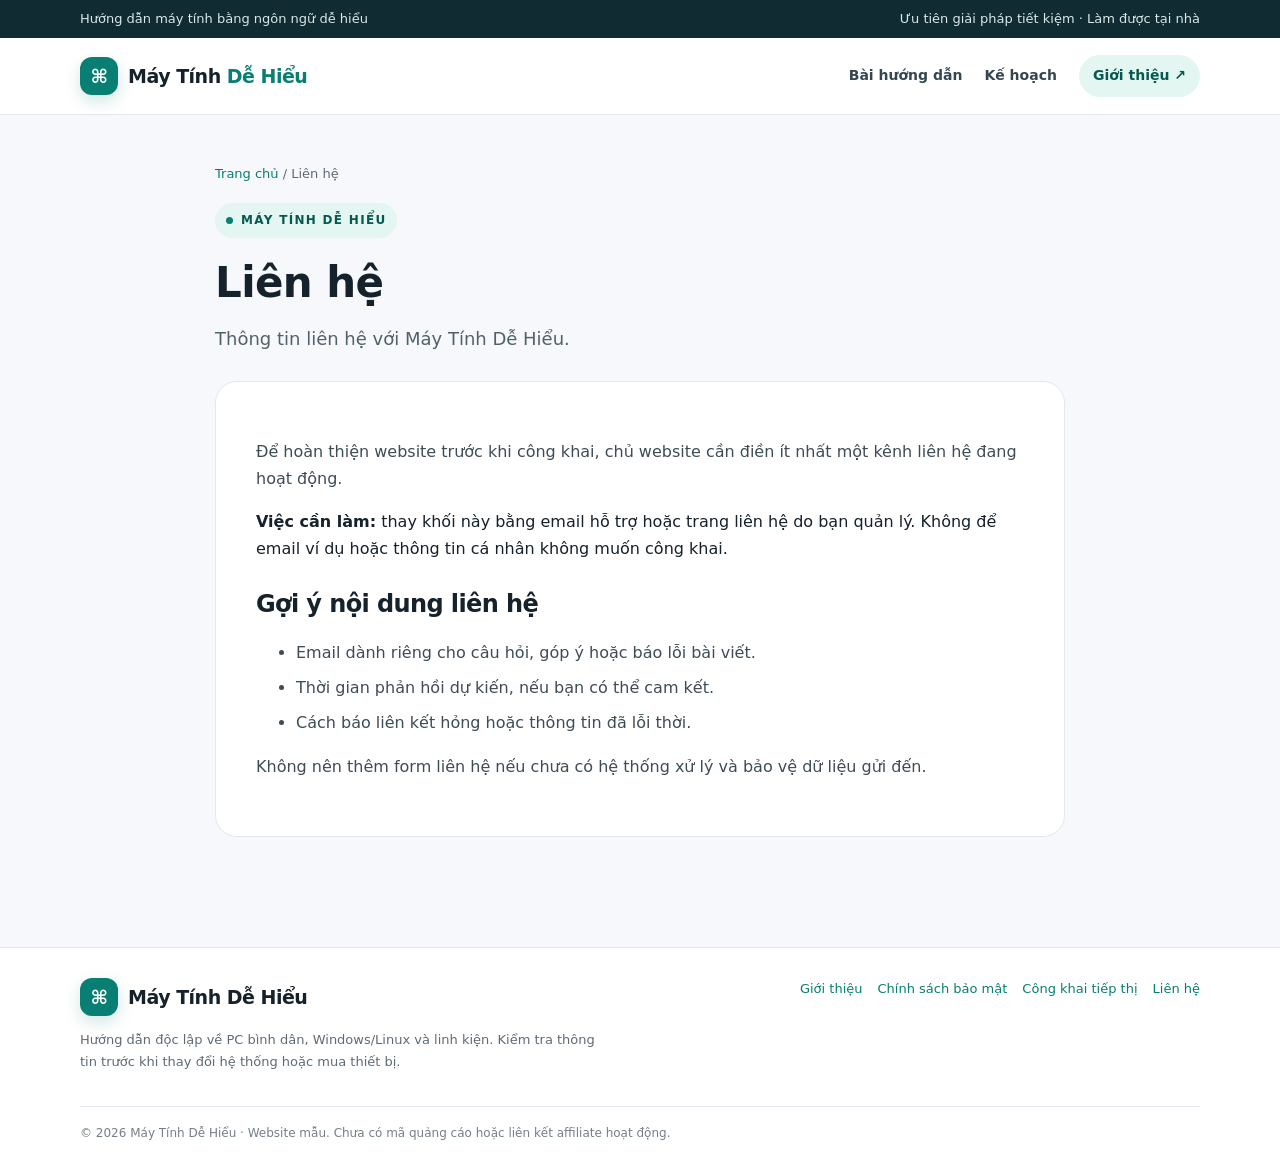
<file: lien-he.html>
<!doctype html><html lang="vi"><head><meta charset="utf-8"><meta name="viewport" content="width=device-width,initial-scale=1"><title>Liên hệ | Máy Tính Dễ Hiểu</title><meta name="description" content="Thông tin liên hệ với Máy Tính Dễ Hiểu."><meta name="theme-color" content="#087f72"><link rel="stylesheet" href="style.css"></head><body><div class="topline"><div class="wrap"><span>Hướng dẫn máy tính bằng ngôn ngữ dễ hiểu</span><span>Ưu tiên giải pháp tiết kiệm · Làm được tại nhà</span></div></div><header class="nav"><div class="wrap navinner"><a class="logo" href="index.html"><span class="logoicon">⌘</span><span>Máy Tính <span style="color:var(--brand)">Dễ Hiểu</span></span></a><nav class="navlinks"><a href="index.html#bai-viet">Bài hướng dẫn</a><a href="ke-hoach-noi-dung.html">Kế hoạch</a><a class="pill" href="gioi-thieu.html">Giới thiệu ↗</a></nav></div></header><main class="wrap simple"><div class="crumb"><a href="index.html">Trang chủ</a> / Liên hệ</div><div class="eyebrow"><span class="eyedot"></span> Máy Tính Dễ Hiểu</div><h1>Liên hệ</h1><p class="lead">Thông tin liên hệ với Máy Tính Dễ Hiểu.</p><div class="simplecontent"><p>Để hoàn thiện website trước khi công khai, chủ website cần điền ít nhất một kênh liên hệ đang hoạt động.</p><div class="notice"><strong>Việc cần làm:</strong> thay khối này bằng email hỗ trợ hoặc trang liên hệ do bạn quản lý. Không để email ví dụ hoặc thông tin cá nhân không muốn công khai.</div><h2>Gợi ý nội dung liên hệ</h2><ul><li>Email dành riêng cho câu hỏi, góp ý hoặc báo lỗi bài viết.</li><li>Thời gian phản hồi dự kiến, nếu bạn có thể cam kết.</li><li>Cách báo liên kết hỏng hoặc thông tin đã lỗi thời.</li></ul><p>Không nên thêm form liên hệ nếu chưa có hệ thống xử lý và bảo vệ dữ liệu gửi đến.</p></div></main><footer class="footer"><div class="wrap"><div class="footergrid"><div><a class="logo" href="index.html"><span class="logoicon">⌘</span><span>Máy Tính Dễ Hiểu</span></a><p>Hướng dẫn độc lập về PC bình dân, Windows/Linux và linh kiện. Kiểm tra thông tin trước khi thay đổi hệ thống hoặc mua thiết bị.</p></div><div class="footerlinks"><a href="gioi-thieu.html">Giới thiệu</a><a href="chinh-sach-bao-mat.html">Chính sách bảo mật</a><a href="cong-khai-tiep-thi.html">Công khai tiếp thị</a><a href="lien-he.html">Liên hệ</a></div></div><div class="footnote">© 2026 Máy Tính Dễ Hiểu · Website mẫu. Chưa có mã quảng cáo hoặc liên kết affiliate hoạt động.</div></div></footer></body></html>
</file>
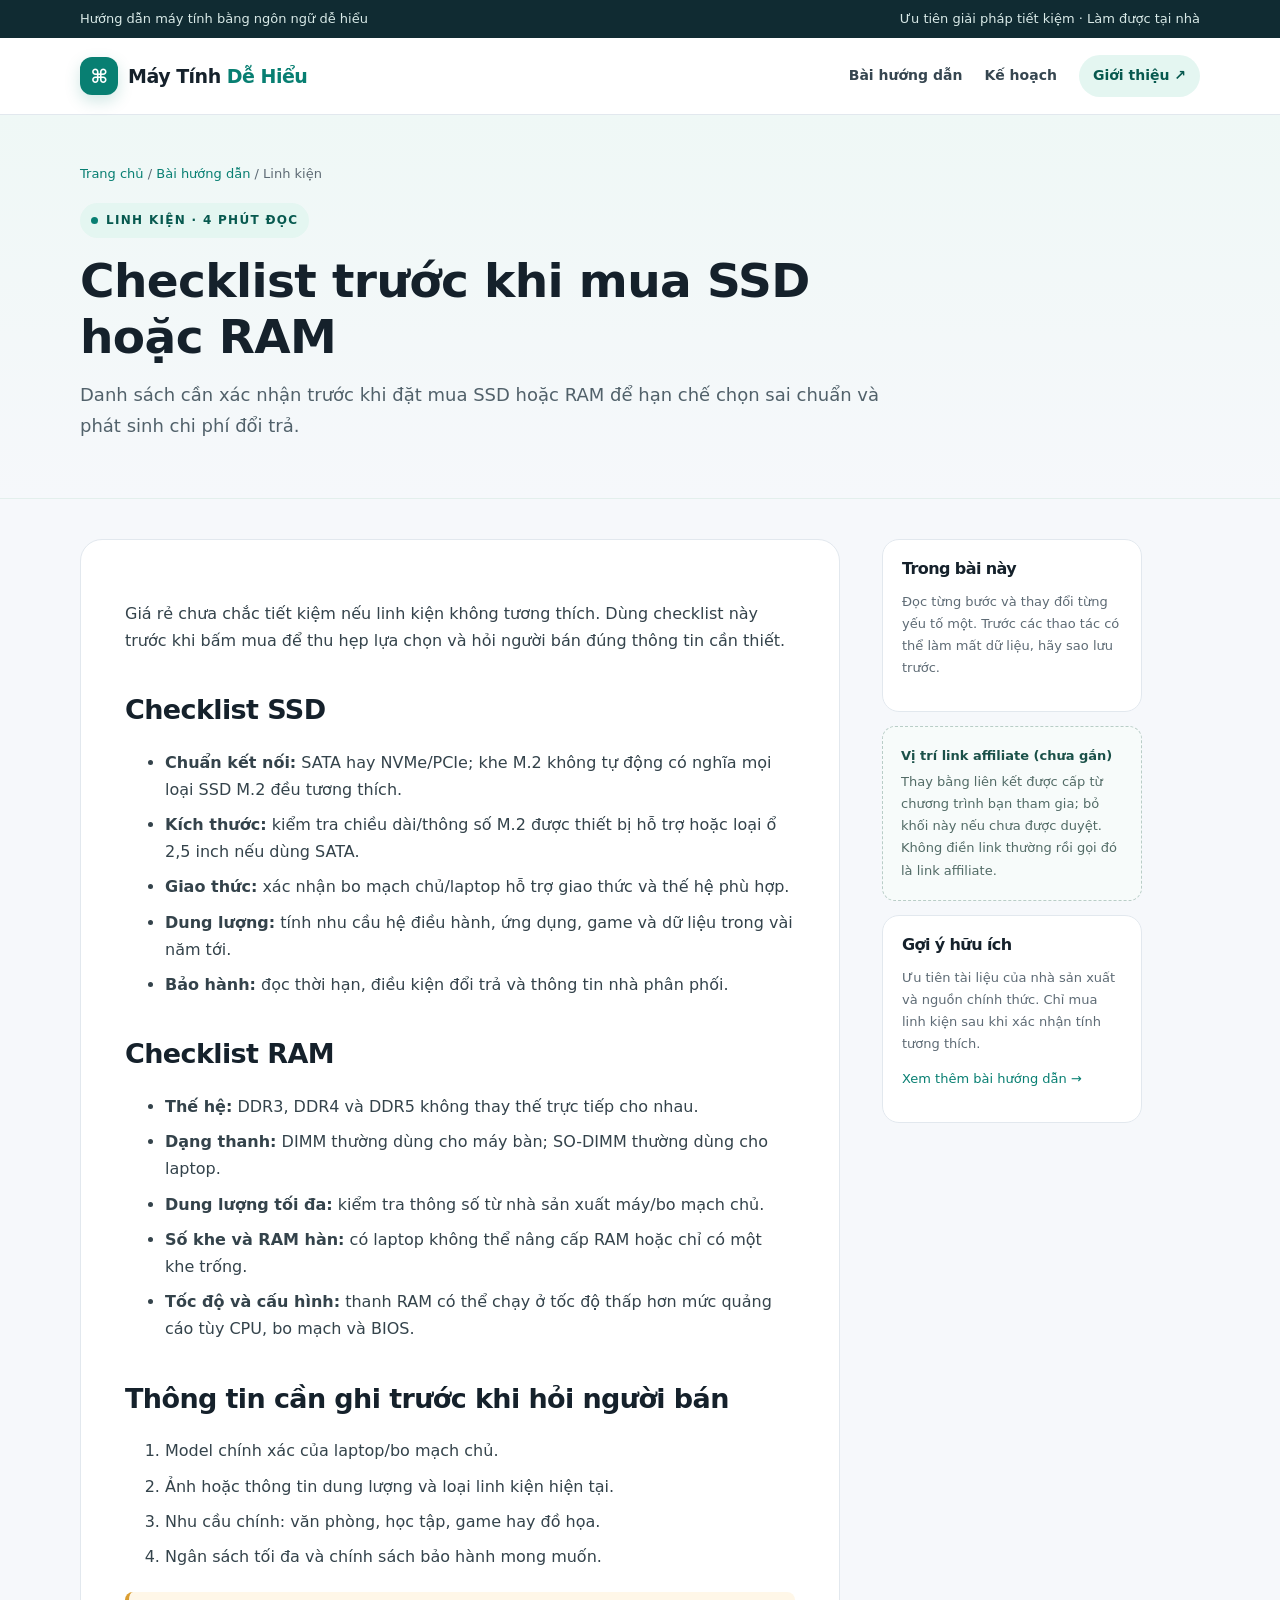
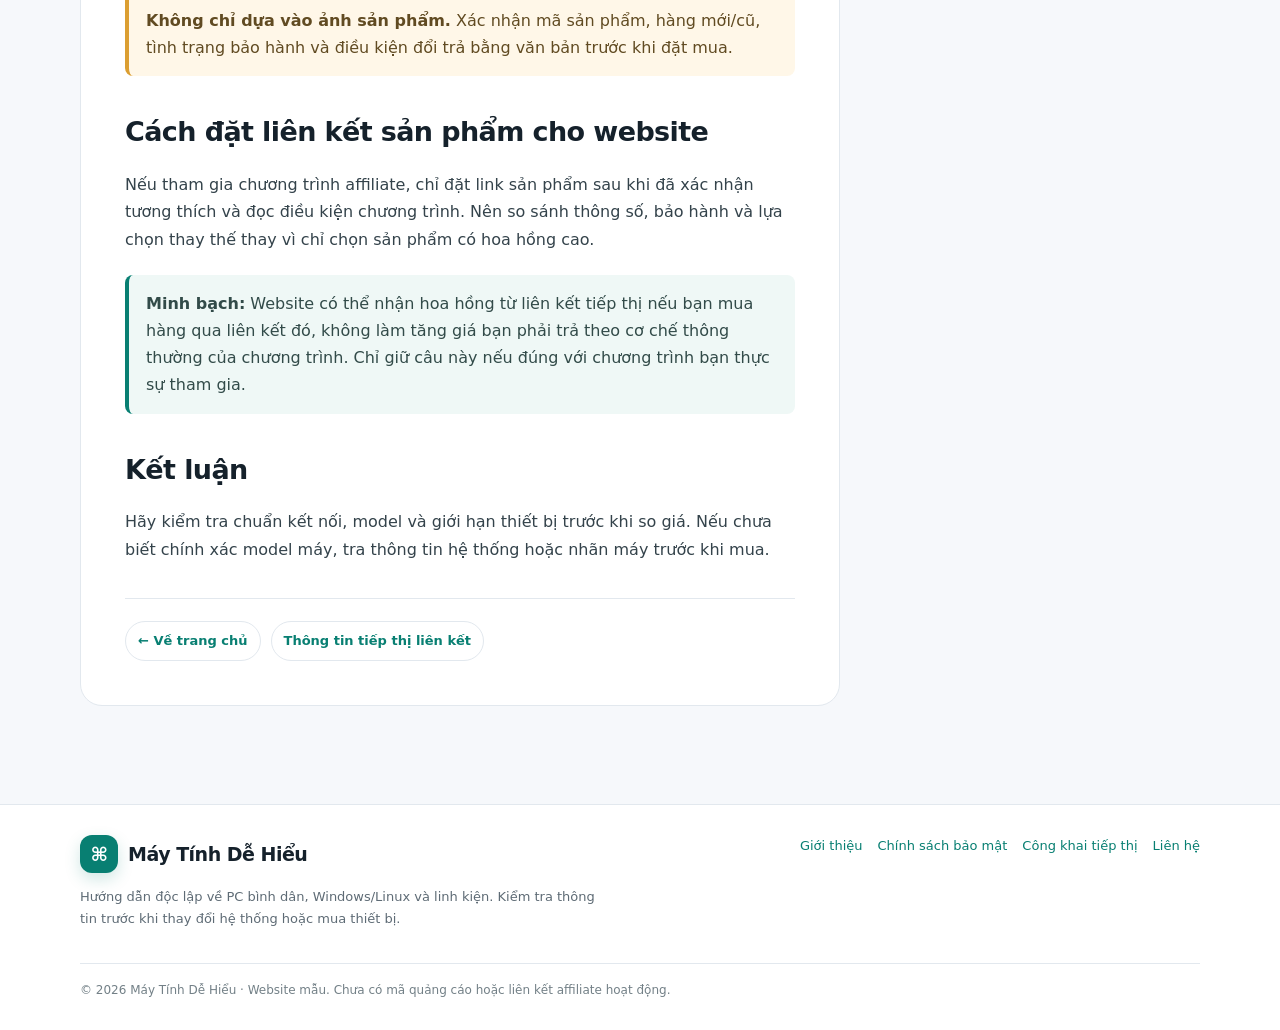
<file: bai-viet/checklist-mua-ssd-ram.html>
<!doctype html><html lang="vi"><head><meta charset="utf-8"><meta name="viewport" content="width=device-width,initial-scale=1"><title>Checklist trước khi mua SSD hoặc RAM | Máy Tính Dễ Hiểu</title><meta name="description" content="Danh sách cần xác nhận trước khi đặt mua SSD hoặc RAM để hạn chế chọn sai chuẩn và phát sinh chi phí đổi trả."><meta name="theme-color" content="#087f72"><link rel="stylesheet" href="../style.css"></head><body><div class="topline"><div class="wrap"><span>Hướng dẫn máy tính bằng ngôn ngữ dễ hiểu</span><span>Ưu tiên giải pháp tiết kiệm · Làm được tại nhà</span></div></div><header class="nav"><div class="wrap navinner"><a class="logo" href="../index.html"><span class="logoicon">⌘</span><span>Máy Tính <span style="color:var(--brand)">Dễ Hiểu</span></span></a><nav class="navlinks"><a href="../index.html#bai-viet">Bài hướng dẫn</a><a href="../ke-hoach-noi-dung.html">Kế hoạch</a><a class="pill" href="../gioi-thieu.html">Giới thiệu ↗</a></nav></div></header><section class="article-hero"><div class="wrap"><div class="crumb"><a href="../index.html">Trang chủ</a> / <a href="../index.html#bai-viet">Bài hướng dẫn</a> / Linh kiện</div><div class="eyebrow"><span class="eyedot"></span>Linh kiện · 4 phút đọc</div><h1>Checklist trước khi mua SSD hoặc RAM</h1><p class="lead">Danh sách cần xác nhận trước khi đặt mua SSD hoặc RAM để hạn chế chọn sai chuẩn và phát sinh chi phí đổi trả.</p></div></section><main class="wrap article-layout"><article class="prose"><p>Giá rẻ chưa chắc tiết kiệm nếu linh kiện không tương thích. Dùng checklist này trước khi bấm mua để thu hẹp lựa chọn và hỏi người bán đúng thông tin cần thiết.</p>
<h2>Checklist SSD</h2><ul><li><strong>Chuẩn kết nối:</strong> SATA hay NVMe/PCIe; khe M.2 không tự động có nghĩa mọi loại SSD M.2 đều tương thích.</li><li><strong>Kích thước:</strong> kiểm tra chiều dài/thông số M.2 được thiết bị hỗ trợ hoặc loại ổ 2,5 inch nếu dùng SATA.</li><li><strong>Giao thức:</strong> xác nhận bo mạch chủ/laptop hỗ trợ giao thức và thế hệ phù hợp.</li><li><strong>Dung lượng:</strong> tính nhu cầu hệ điều hành, ứng dụng, game và dữ liệu trong vài năm tới.</li><li><strong>Bảo hành:</strong> đọc thời hạn, điều kiện đổi trả và thông tin nhà phân phối.</li></ul>
<h2>Checklist RAM</h2><ul><li><strong>Thế hệ:</strong> DDR3, DDR4 và DDR5 không thay thế trực tiếp cho nhau.</li><li><strong>Dạng thanh:</strong> DIMM thường dùng cho máy bàn; SO-DIMM thường dùng cho laptop.</li><li><strong>Dung lượng tối đa:</strong> kiểm tra thông số từ nhà sản xuất máy/bo mạch chủ.</li><li><strong>Số khe và RAM hàn:</strong> có laptop không thể nâng cấp RAM hoặc chỉ có một khe trống.</li><li><strong>Tốc độ và cấu hình:</strong> thanh RAM có thể chạy ở tốc độ thấp hơn mức quảng cáo tùy CPU, bo mạch và BIOS.</li></ul>
<h2>Thông tin cần ghi trước khi hỏi người bán</h2><ol><li>Model chính xác của laptop/bo mạch chủ.</li><li>Ảnh hoặc thông tin dung lượng và loại linh kiện hiện tại.</li><li>Nhu cầu chính: văn phòng, học tập, game hay đồ họa.</li><li>Ngân sách tối đa và chính sách bảo hành mong muốn.</li></ol>
<div class="warning"><strong>Không chỉ dựa vào ảnh sản phẩm.</strong> Xác nhận mã sản phẩm, hàng mới/cũ, tình trạng bảo hành và điều kiện đổi trả bằng văn bản trước khi đặt mua.</div>
<h2>Cách đặt liên kết sản phẩm cho website</h2><p>Nếu tham gia chương trình affiliate, chỉ đặt link sản phẩm sau khi đã xác nhận tương thích và đọc điều kiện chương trình. Nên so sánh thông số, bảo hành và lựa chọn thay thế thay vì chỉ chọn sản phẩm có hoa hồng cao.</p>
<div class="notice"><strong>Minh bạch:</strong> Website có thể nhận hoa hồng từ liên kết tiếp thị nếu bạn mua hàng qua liên kết đó, không làm tăng giá bạn phải trả theo cơ chế thông thường của chương trình. Chỉ giữ câu này nếu đúng với chương trình bạn thực sự tham gia.</div>
<h2>Kết luận</h2><p>Hãy kiểm tra chuẩn kết nối, model và giới hạn thiết bị trước khi so giá. Nếu chưa biết chính xác model máy, tra thông tin hệ thống hoặc nhãn máy trước khi mua.</p><div class="articlebottom"><a href="../index.html">← Về trang chủ</a><a href="../cong-khai-tiep-thi.html">Thông tin tiếp thị liên kết</a></div></article><aside class="sidebox"><div class="sidecard"><h3>Trong bài này</h3><p>Đọc từng bước và thay đổi từng yếu tố một. Trước các thao tác có thể làm mất dữ liệu, hãy sao lưu trước.</p></div><div class="placeholder"><strong>Vị trí link affiliate (chưa gắn)</strong>Thay bằng liên kết được cấp từ chương trình bạn tham gia; bỏ khối này nếu chưa được duyệt. Không điền link thường rồi gọi đó là link affiliate.</div><div class="sidecard"><h3>Gợi ý hữu ích</h3><p>Ưu tiên tài liệu của nhà sản xuất và nguồn chính thức. Chỉ mua linh kiện sau khi xác nhận tính tương thích.</p><p><a href="../index.html#bai-viet">Xem thêm bài hướng dẫn →</a></p></div></aside></main><footer class="footer"><div class="wrap"><div class="footergrid"><div><a class="logo" href="../index.html"><span class="logoicon">⌘</span><span>Máy Tính Dễ Hiểu</span></a><p>Hướng dẫn độc lập về PC bình dân, Windows/Linux và linh kiện. Kiểm tra thông tin trước khi thay đổi hệ thống hoặc mua thiết bị.</p></div><div class="footerlinks"><a href="../gioi-thieu.html">Giới thiệu</a><a href="../chinh-sach-bao-mat.html">Chính sách bảo mật</a><a href="../cong-khai-tiep-thi.html">Công khai tiếp thị</a><a href="../lien-he.html">Liên hệ</a></div></div><div class="footnote">© 2026 Máy Tính Dễ Hiểu · Website mẫu. Chưa có mã quảng cáo hoặc liên kết affiliate hoạt động.</div></div></footer></body></html>
</file>
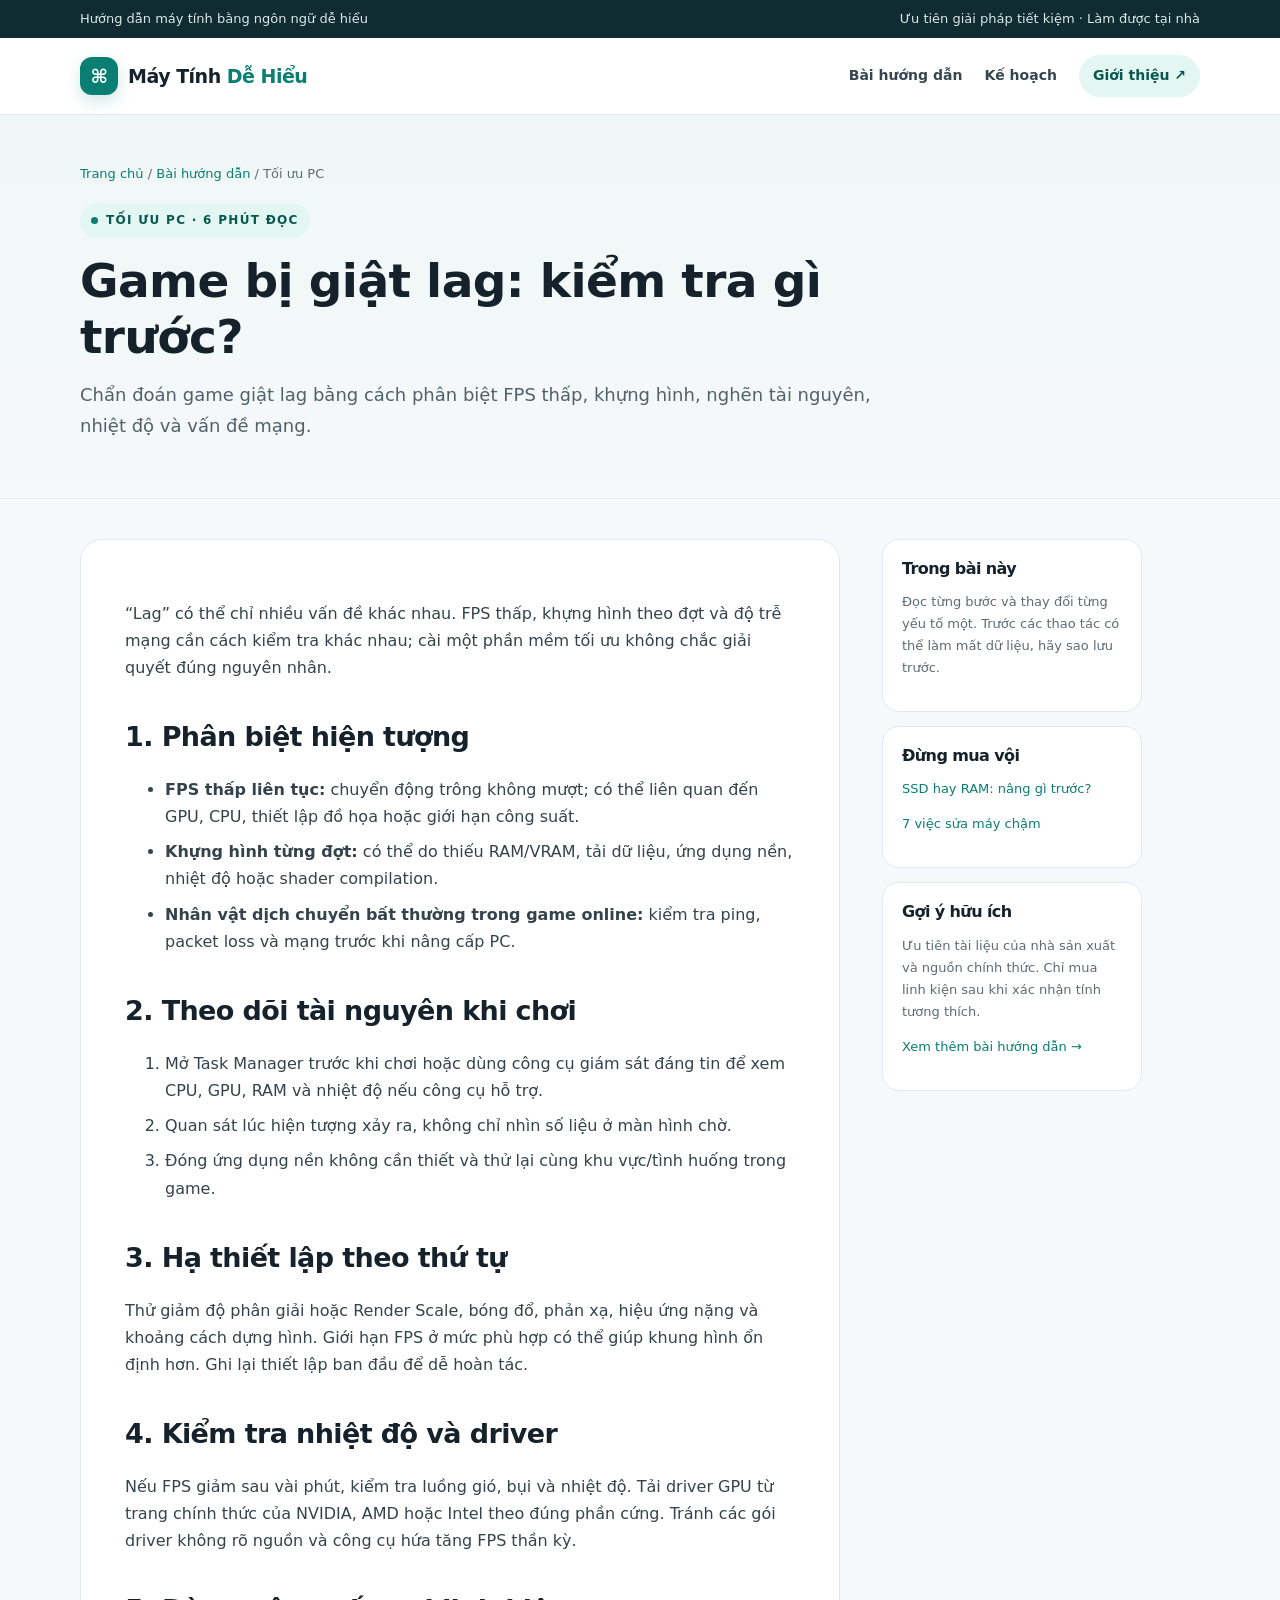
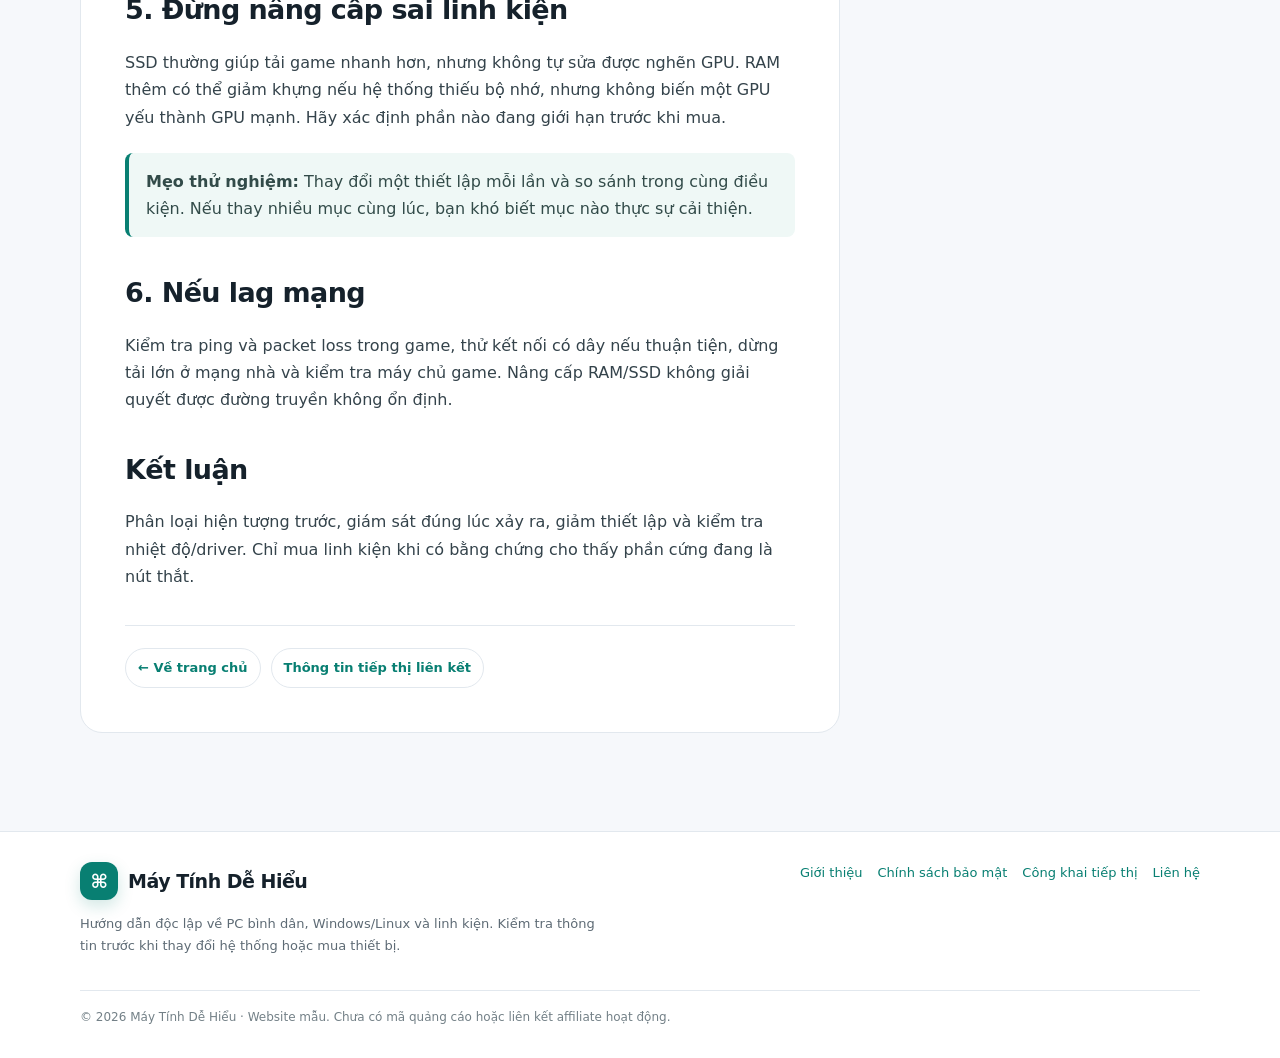
<file: bai-viet/game-bi-giat-lag.html>
<!doctype html><html lang="vi"><head><meta charset="utf-8"><meta name="viewport" content="width=device-width,initial-scale=1"><title>Game bị giật lag: kiểm tra gì trước? | Máy Tính Dễ Hiểu</title><meta name="description" content="Chẩn đoán game giật lag bằng cách phân biệt FPS thấp, khựng hình, nghẽn tài nguyên, nhiệt độ và vấn đề mạng."><meta name="theme-color" content="#087f72"><link rel="stylesheet" href="../style.css"></head><body><div class="topline"><div class="wrap"><span>Hướng dẫn máy tính bằng ngôn ngữ dễ hiểu</span><span>Ưu tiên giải pháp tiết kiệm · Làm được tại nhà</span></div></div><header class="nav"><div class="wrap navinner"><a class="logo" href="../index.html"><span class="logoicon">⌘</span><span>Máy Tính <span style="color:var(--brand)">Dễ Hiểu</span></span></a><nav class="navlinks"><a href="../index.html#bai-viet">Bài hướng dẫn</a><a href="../ke-hoach-noi-dung.html">Kế hoạch</a><a class="pill" href="../gioi-thieu.html">Giới thiệu ↗</a></nav></div></header><section class="article-hero"><div class="wrap"><div class="crumb"><a href="../index.html">Trang chủ</a> / <a href="../index.html#bai-viet">Bài hướng dẫn</a> / Tối ưu PC</div><div class="eyebrow"><span class="eyedot"></span>Tối ưu PC · 6 phút đọc</div><h1>Game bị giật lag: kiểm tra gì trước?</h1><p class="lead">Chẩn đoán game giật lag bằng cách phân biệt FPS thấp, khựng hình, nghẽn tài nguyên, nhiệt độ và vấn đề mạng.</p></div></section><main class="wrap article-layout"><article class="prose"><p>“Lag” có thể chỉ nhiều vấn đề khác nhau. FPS thấp, khựng hình theo đợt và độ trễ mạng cần cách kiểm tra khác nhau; cài một phần mềm tối ưu không chắc giải quyết đúng nguyên nhân.</p>
<h2>1. Phân biệt hiện tượng</h2><ul><li><strong>FPS thấp liên tục:</strong> chuyển động trông không mượt; có thể liên quan đến GPU, CPU, thiết lập đồ họa hoặc giới hạn công suất.</li><li><strong>Khựng hình từng đợt:</strong> có thể do thiếu RAM/VRAM, tải dữ liệu, ứng dụng nền, nhiệt độ hoặc shader compilation.</li><li><strong>Nhân vật dịch chuyển bất thường trong game online:</strong> kiểm tra ping, packet loss và mạng trước khi nâng cấp PC.</li></ul>
<h2>2. Theo dõi tài nguyên khi chơi</h2><ol><li>Mở Task Manager trước khi chơi hoặc dùng công cụ giám sát đáng tin để xem CPU, GPU, RAM và nhiệt độ nếu công cụ hỗ trợ.</li><li>Quan sát lúc hiện tượng xảy ra, không chỉ nhìn số liệu ở màn hình chờ.</li><li>Đóng ứng dụng nền không cần thiết và thử lại cùng khu vực/tình huống trong game.</li></ol>
<h2>3. Hạ thiết lập theo thứ tự</h2><p>Thử giảm độ phân giải hoặc Render Scale, bóng đổ, phản xạ, hiệu ứng nặng và khoảng cách dựng hình. Giới hạn FPS ở mức phù hợp có thể giúp khung hình ổn định hơn. Ghi lại thiết lập ban đầu để dễ hoàn tác.</p>
<h2>4. Kiểm tra nhiệt độ và driver</h2><p>Nếu FPS giảm sau vài phút, kiểm tra luồng gió, bụi và nhiệt độ. Tải driver GPU từ trang chính thức của NVIDIA, AMD hoặc Intel theo đúng phần cứng. Tránh các gói driver không rõ nguồn và công cụ hứa tăng FPS thần kỳ.</p>
<h2>5. Đừng nâng cấp sai linh kiện</h2><p>SSD thường giúp tải game nhanh hơn, nhưng không tự sửa được nghẽn GPU. RAM thêm có thể giảm khựng nếu hệ thống thiếu bộ nhớ, nhưng không biến một GPU yếu thành GPU mạnh. Hãy xác định phần nào đang giới hạn trước khi mua.</p>
<div class="notice"><strong>Mẹo thử nghiệm:</strong> Thay đổi một thiết lập mỗi lần và so sánh trong cùng điều kiện. Nếu thay nhiều mục cùng lúc, bạn khó biết mục nào thực sự cải thiện.</div>
<h2>6. Nếu lag mạng</h2><p>Kiểm tra ping và packet loss trong game, thử kết nối có dây nếu thuận tiện, dừng tải lớn ở mạng nhà và kiểm tra máy chủ game. Nâng cấp RAM/SSD không giải quyết được đường truyền không ổn định.</p>
<h2>Kết luận</h2><p>Phân loại hiện tượng trước, giám sát đúng lúc xảy ra, giảm thiết lập và kiểm tra nhiệt độ/driver. Chỉ mua linh kiện khi có bằng chứng cho thấy phần cứng đang là nút thắt.</p><div class="articlebottom"><a href="../index.html">← Về trang chủ</a><a href="../cong-khai-tiep-thi.html">Thông tin tiếp thị liên kết</a></div></article><aside class="sidebox"><div class="sidecard"><h3>Trong bài này</h3><p>Đọc từng bước và thay đổi từng yếu tố một. Trước các thao tác có thể làm mất dữ liệu, hãy sao lưu trước.</p></div><div class="sidecard"><h3>Đừng mua vội</h3><p><a href="nang-cap-ssd-hay-ram.html">SSD hay RAM: nâng gì trước?</a></p><p><a href="may-tinh-chay-cham.html">7 việc sửa máy chậm</a></p></div><div class="sidecard"><h3>Gợi ý hữu ích</h3><p>Ưu tiên tài liệu của nhà sản xuất và nguồn chính thức. Chỉ mua linh kiện sau khi xác nhận tính tương thích.</p><p><a href="../index.html#bai-viet">Xem thêm bài hướng dẫn →</a></p></div></aside></main><footer class="footer"><div class="wrap"><div class="footergrid"><div><a class="logo" href="../index.html"><span class="logoicon">⌘</span><span>Máy Tính Dễ Hiểu</span></a><p>Hướng dẫn độc lập về PC bình dân, Windows/Linux và linh kiện. Kiểm tra thông tin trước khi thay đổi hệ thống hoặc mua thiết bị.</p></div><div class="footerlinks"><a href="../gioi-thieu.html">Giới thiệu</a><a href="../chinh-sach-bao-mat.html">Chính sách bảo mật</a><a href="../cong-khai-tiep-thi.html">Công khai tiếp thị</a><a href="../lien-he.html">Liên hệ</a></div></div><div class="footnote">© 2026 Máy Tính Dễ Hiểu · Website mẫu. Chưa có mã quảng cáo hoặc liên kết affiliate hoạt động.</div></div></footer></body></html>
</file>
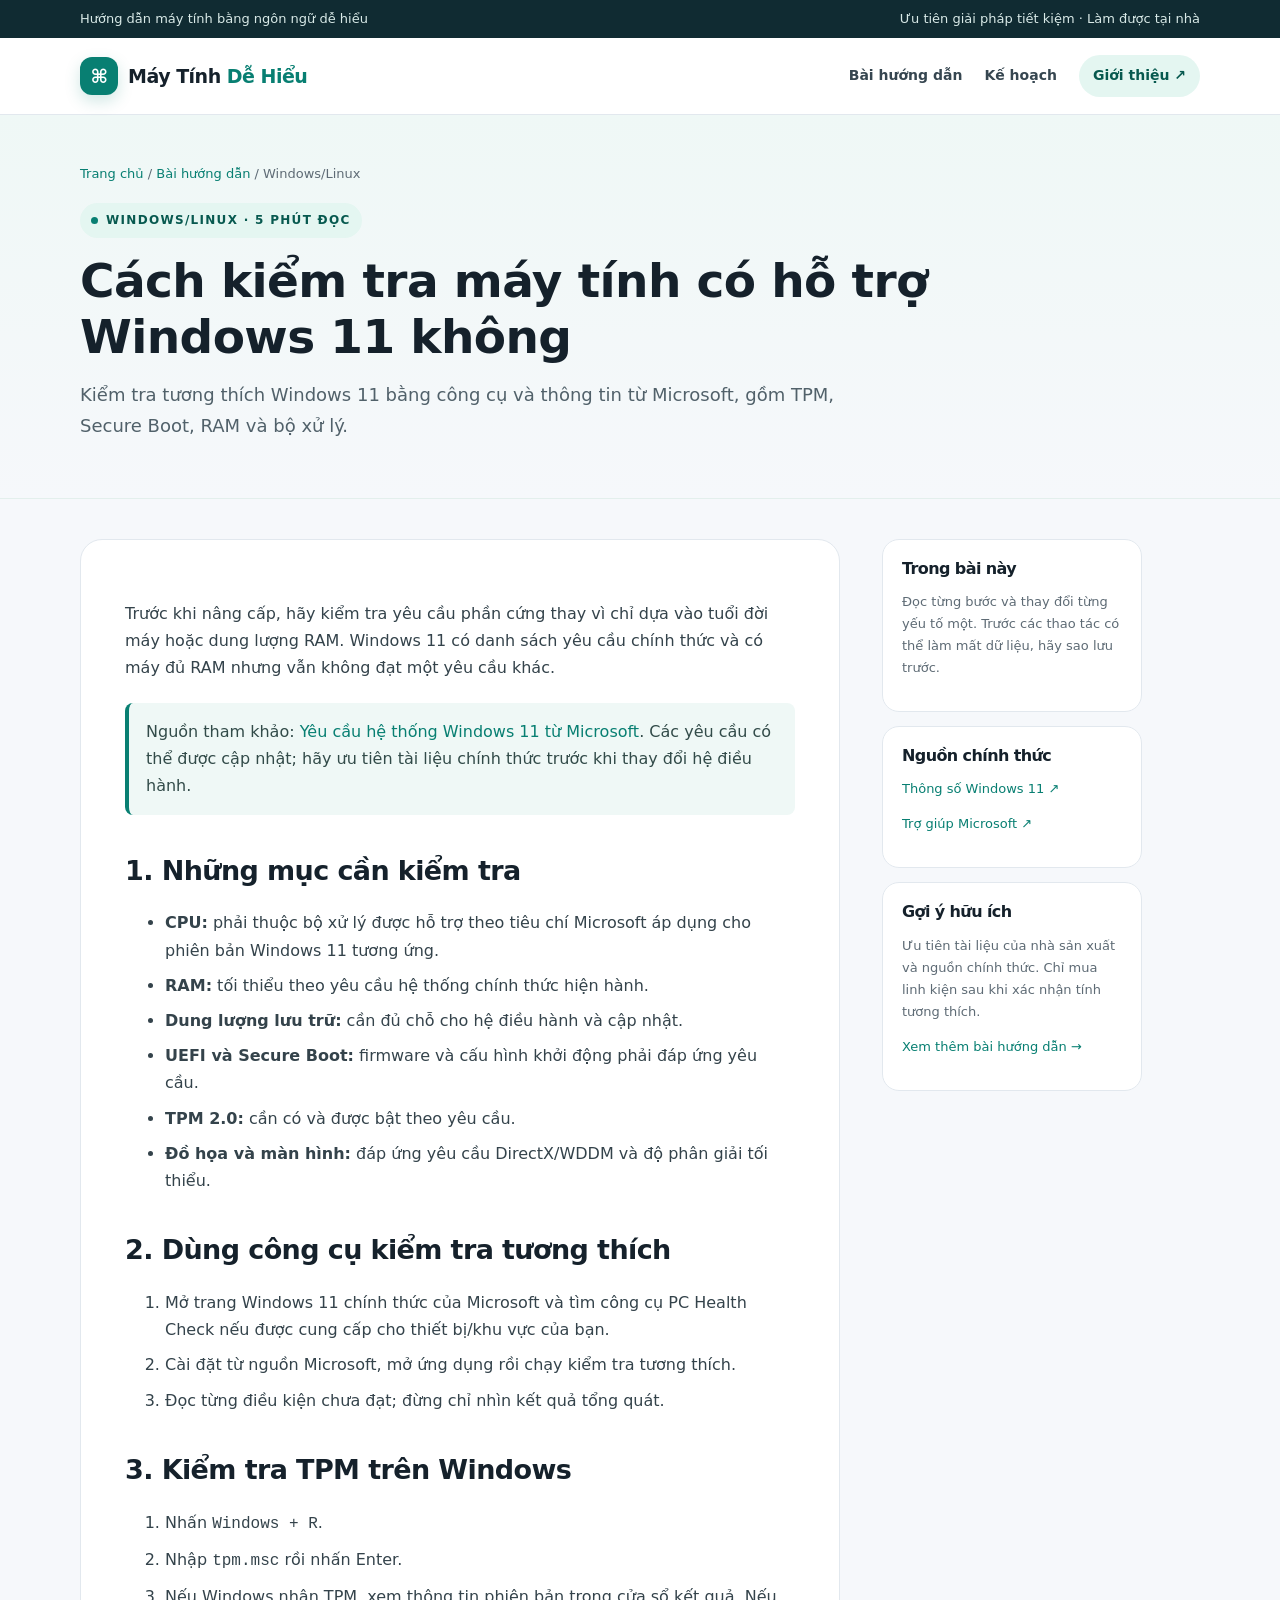
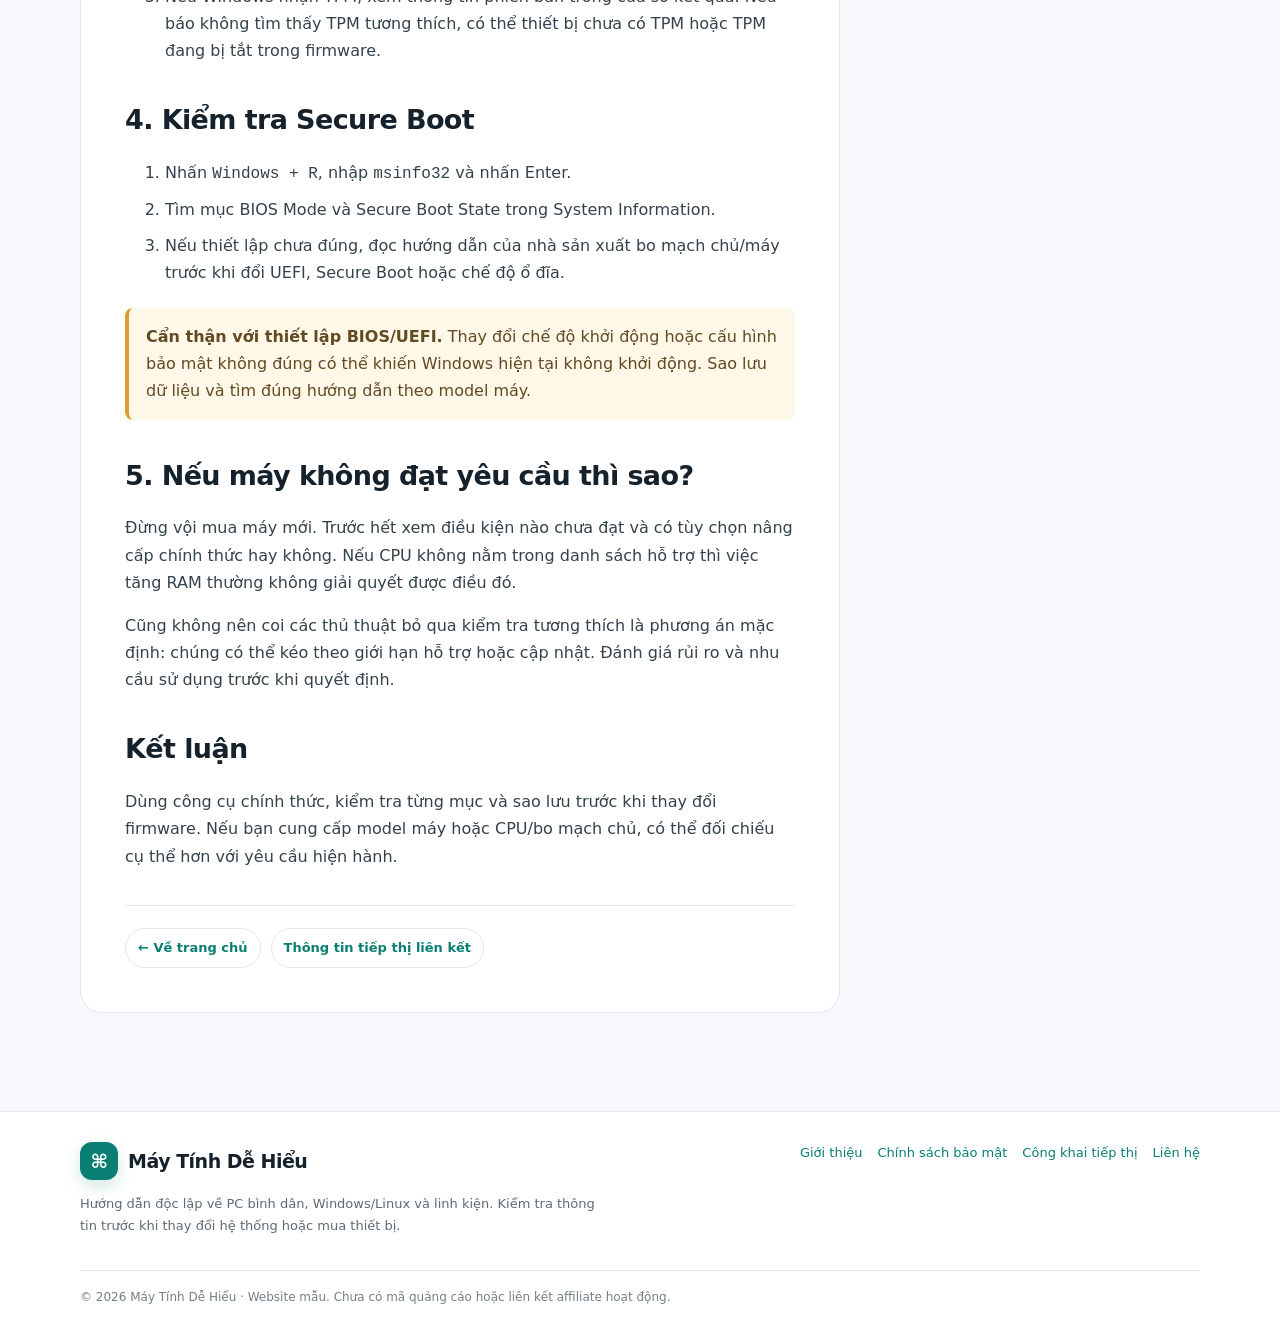
<file: bai-viet/kiem-tra-pc-ho-tro-windows-11.html>
<!doctype html><html lang="vi"><head><meta charset="utf-8"><meta name="viewport" content="width=device-width,initial-scale=1"><title>Cách kiểm tra máy tính có hỗ trợ Windows 11 không | Máy Tính Dễ Hiểu</title><meta name="description" content="Kiểm tra tương thích Windows 11 bằng công cụ và thông tin từ Microsoft, gồm TPM, Secure Boot, RAM và bộ xử lý."><meta name="theme-color" content="#087f72"><link rel="stylesheet" href="../style.css"></head><body><div class="topline"><div class="wrap"><span>Hướng dẫn máy tính bằng ngôn ngữ dễ hiểu</span><span>Ưu tiên giải pháp tiết kiệm · Làm được tại nhà</span></div></div><header class="nav"><div class="wrap navinner"><a class="logo" href="../index.html"><span class="logoicon">⌘</span><span>Máy Tính <span style="color:var(--brand)">Dễ Hiểu</span></span></a><nav class="navlinks"><a href="../index.html#bai-viet">Bài hướng dẫn</a><a href="../ke-hoach-noi-dung.html">Kế hoạch</a><a class="pill" href="../gioi-thieu.html">Giới thiệu ↗</a></nav></div></header><section class="article-hero"><div class="wrap"><div class="crumb"><a href="../index.html">Trang chủ</a> / <a href="../index.html#bai-viet">Bài hướng dẫn</a> / Windows/Linux</div><div class="eyebrow"><span class="eyedot"></span>Windows/Linux · 5 phút đọc</div><h1>Cách kiểm tra máy tính có hỗ trợ Windows 11 không</h1><p class="lead">Kiểm tra tương thích Windows 11 bằng công cụ và thông tin từ Microsoft, gồm TPM, Secure Boot, RAM và bộ xử lý.</p></div></section><main class="wrap article-layout"><article class="prose"><p>Trước khi nâng cấp, hãy kiểm tra yêu cầu phần cứng thay vì chỉ dựa vào tuổi đời máy hoặc dung lượng RAM. Windows 11 có danh sách yêu cầu chính thức và có máy đủ RAM nhưng vẫn không đạt một yêu cầu khác.</p>
<div class="notice">Nguồn tham khảo: <a href="https://www.microsoft.com/windows/windows-11-specifications" target="_blank" rel="noopener">Yêu cầu hệ thống Windows 11 từ Microsoft</a>. Các yêu cầu có thể được cập nhật; hãy ưu tiên tài liệu chính thức trước khi thay đổi hệ điều hành.</div>
<h2>1. Những mục cần kiểm tra</h2><ul><li><strong>CPU:</strong> phải thuộc bộ xử lý được hỗ trợ theo tiêu chí Microsoft áp dụng cho phiên bản Windows 11 tương ứng.</li><li><strong>RAM:</strong> tối thiểu theo yêu cầu hệ thống chính thức hiện hành.</li><li><strong>Dung lượng lưu trữ:</strong> cần đủ chỗ cho hệ điều hành và cập nhật.</li><li><strong>UEFI và Secure Boot:</strong> firmware và cấu hình khởi động phải đáp ứng yêu cầu.</li><li><strong>TPM 2.0:</strong> cần có và được bật theo yêu cầu.</li><li><strong>Đồ họa và màn hình:</strong> đáp ứng yêu cầu DirectX/WDDM và độ phân giải tối thiểu.</li></ul>
<h2>2. Dùng công cụ kiểm tra tương thích</h2><ol><li>Mở trang Windows 11 chính thức của Microsoft và tìm công cụ PC Health Check nếu được cung cấp cho thiết bị/khu vực của bạn.</li><li>Cài đặt từ nguồn Microsoft, mở ứng dụng rồi chạy kiểm tra tương thích.</li><li>Đọc từng điều kiện chưa đạt; đừng chỉ nhìn kết quả tổng quát.</li></ol>
<h2>3. Kiểm tra TPM trên Windows</h2><ol><li>Nhấn <kbd>Windows + R</kbd>.</li><li>Nhập <code>tpm.msc</code> rồi nhấn Enter.</li><li>Nếu Windows nhận TPM, xem thông tin phiên bản trong cửa sổ kết quả. Nếu báo không tìm thấy TPM tương thích, có thể thiết bị chưa có TPM hoặc TPM đang bị tắt trong firmware.</li></ol>
<h2>4. Kiểm tra Secure Boot</h2><ol><li>Nhấn <kbd>Windows + R</kbd>, nhập <code>msinfo32</code> và nhấn Enter.</li><li>Tìm mục BIOS Mode và Secure Boot State trong System Information.</li><li>Nếu thiết lập chưa đúng, đọc hướng dẫn của nhà sản xuất bo mạch chủ/máy trước khi đổi UEFI, Secure Boot hoặc chế độ ổ đĩa.</li></ol>
<div class="warning"><strong>Cẩn thận với thiết lập BIOS/UEFI.</strong> Thay đổi chế độ khởi động hoặc cấu hình bảo mật không đúng có thể khiến Windows hiện tại không khởi động. Sao lưu dữ liệu và tìm đúng hướng dẫn theo model máy.</div>
<h2>5. Nếu máy không đạt yêu cầu thì sao?</h2><p>Đừng vội mua máy mới. Trước hết xem điều kiện nào chưa đạt và có tùy chọn nâng cấp chính thức hay không. Nếu CPU không nằm trong danh sách hỗ trợ thì việc tăng RAM thường không giải quyết được điều đó.</p><p>Cũng không nên coi các thủ thuật bỏ qua kiểm tra tương thích là phương án mặc định: chúng có thể kéo theo giới hạn hỗ trợ hoặc cập nhật. Đánh giá rủi ro và nhu cầu sử dụng trước khi quyết định.</p>
<h2>Kết luận</h2><p>Dùng công cụ chính thức, kiểm tra từng mục và sao lưu trước khi thay đổi firmware. Nếu bạn cung cấp model máy hoặc CPU/bo mạch chủ, có thể đối chiếu cụ thể hơn với yêu cầu hiện hành.</p><div class="articlebottom"><a href="../index.html">← Về trang chủ</a><a href="../cong-khai-tiep-thi.html">Thông tin tiếp thị liên kết</a></div></article><aside class="sidebox"><div class="sidecard"><h3>Trong bài này</h3><p>Đọc từng bước và thay đổi từng yếu tố một. Trước các thao tác có thể làm mất dữ liệu, hãy sao lưu trước.</p></div><div class="sidecard"><h3>Nguồn chính thức</h3><p><a href="https://www.microsoft.com/windows/windows-11-specifications" target="_blank" rel="noopener">Thông số Windows 11 ↗</a></p><p><a href="https://support.microsoft.com/windows" target="_blank" rel="noopener">Trợ giúp Microsoft ↗</a></p></div><div class="sidecard"><h3>Gợi ý hữu ích</h3><p>Ưu tiên tài liệu của nhà sản xuất và nguồn chính thức. Chỉ mua linh kiện sau khi xác nhận tính tương thích.</p><p><a href="../index.html#bai-viet">Xem thêm bài hướng dẫn →</a></p></div></aside></main><footer class="footer"><div class="wrap"><div class="footergrid"><div><a class="logo" href="../index.html"><span class="logoicon">⌘</span><span>Máy Tính Dễ Hiểu</span></a><p>Hướng dẫn độc lập về PC bình dân, Windows/Linux và linh kiện. Kiểm tra thông tin trước khi thay đổi hệ thống hoặc mua thiết bị.</p></div><div class="footerlinks"><a href="../gioi-thieu.html">Giới thiệu</a><a href="../chinh-sach-bao-mat.html">Chính sách bảo mật</a><a href="../cong-khai-tiep-thi.html">Công khai tiếp thị</a><a href="../lien-he.html">Liên hệ</a></div></div><div class="footnote">© 2026 Máy Tính Dễ Hiểu · Website mẫu. Chưa có mã quảng cáo hoặc liên kết affiliate hoạt động.</div></div></footer></body></html>
</file>
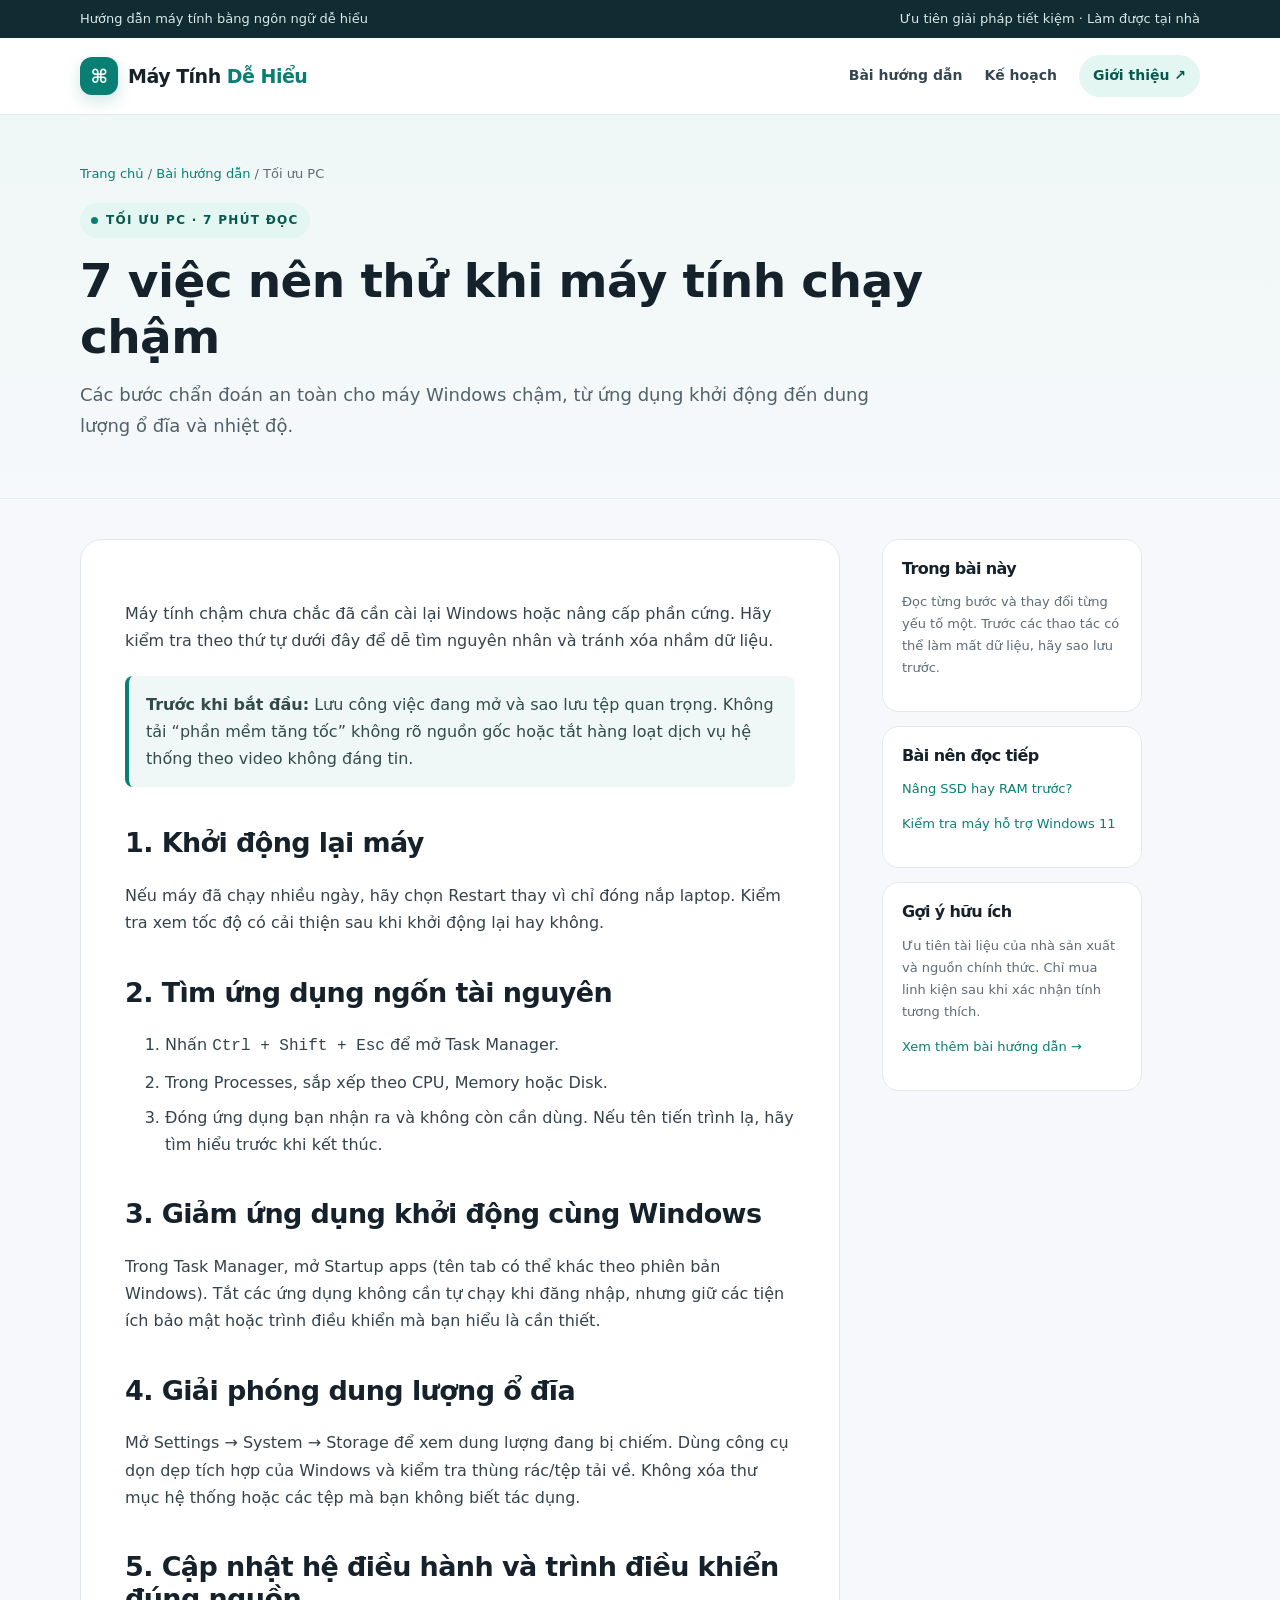
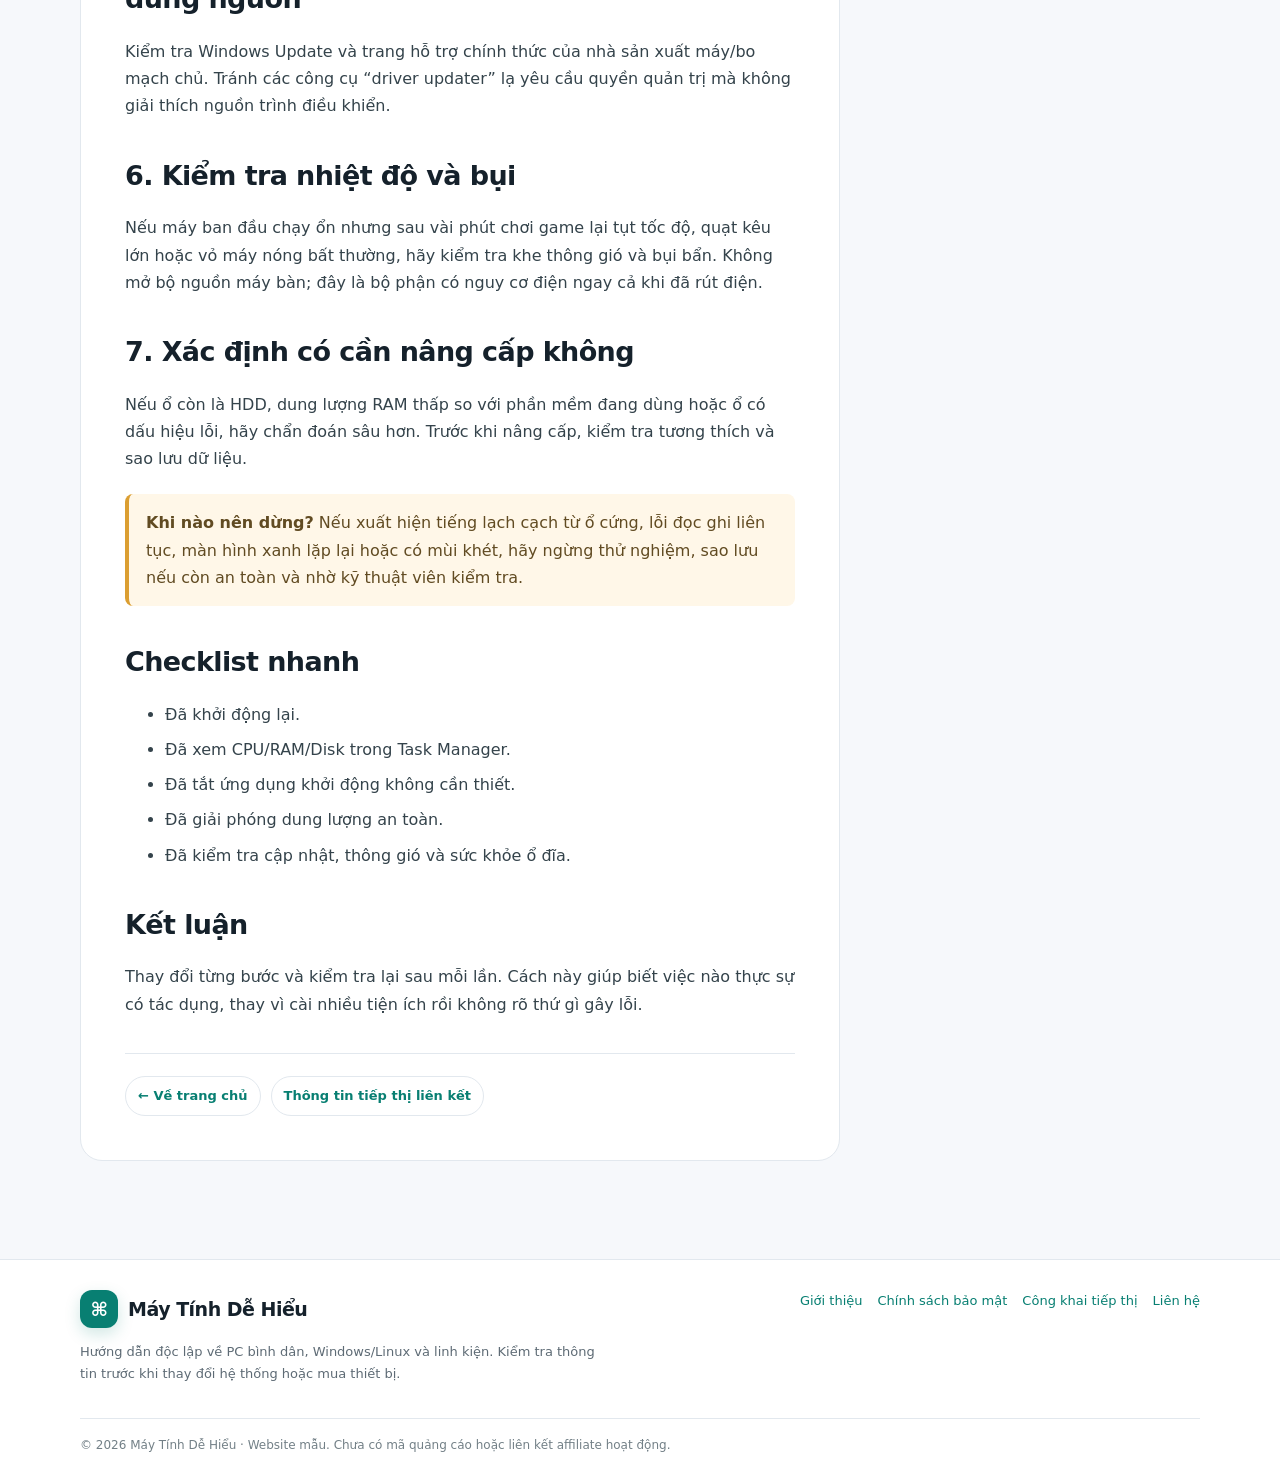
<file: bai-viet/may-tinh-chay-cham.html>
<!doctype html><html lang="vi"><head><meta charset="utf-8"><meta name="viewport" content="width=device-width,initial-scale=1"><title>7 việc nên thử khi máy tính chạy chậm | Máy Tính Dễ Hiểu</title><meta name="description" content="Các bước chẩn đoán an toàn cho máy Windows chậm, từ ứng dụng khởi động đến dung lượng ổ đĩa và nhiệt độ."><meta name="theme-color" content="#087f72"><link rel="stylesheet" href="../style.css"></head><body><div class="topline"><div class="wrap"><span>Hướng dẫn máy tính bằng ngôn ngữ dễ hiểu</span><span>Ưu tiên giải pháp tiết kiệm · Làm được tại nhà</span></div></div><header class="nav"><div class="wrap navinner"><a class="logo" href="../index.html"><span class="logoicon">⌘</span><span>Máy Tính <span style="color:var(--brand)">Dễ Hiểu</span></span></a><nav class="navlinks"><a href="../index.html#bai-viet">Bài hướng dẫn</a><a href="../ke-hoach-noi-dung.html">Kế hoạch</a><a class="pill" href="../gioi-thieu.html">Giới thiệu ↗</a></nav></div></header><section class="article-hero"><div class="wrap"><div class="crumb"><a href="../index.html">Trang chủ</a> / <a href="../index.html#bai-viet">Bài hướng dẫn</a> / Tối ưu PC</div><div class="eyebrow"><span class="eyedot"></span>Tối ưu PC · 7 phút đọc</div><h1>7 việc nên thử khi máy tính chạy chậm</h1><p class="lead">Các bước chẩn đoán an toàn cho máy Windows chậm, từ ứng dụng khởi động đến dung lượng ổ đĩa và nhiệt độ.</p></div></section><main class="wrap article-layout"><article class="prose"><p>Máy tính chậm chưa chắc đã cần cài lại Windows hoặc nâng cấp phần cứng. Hãy kiểm tra theo thứ tự dưới đây để dễ tìm nguyên nhân và tránh xóa nhầm dữ liệu.</p>
<div class="notice"><strong>Trước khi bắt đầu:</strong> Lưu công việc đang mở và sao lưu tệp quan trọng. Không tải “phần mềm tăng tốc” không rõ nguồn gốc hoặc tắt hàng loạt dịch vụ hệ thống theo video không đáng tin.</div>
<h2>1. Khởi động lại máy</h2><p>Nếu máy đã chạy nhiều ngày, hãy chọn Restart thay vì chỉ đóng nắp laptop. Kiểm tra xem tốc độ có cải thiện sau khi khởi động lại hay không.</p>
<h2>2. Tìm ứng dụng ngốn tài nguyên</h2><ol><li>Nhấn <kbd>Ctrl + Shift + Esc</kbd> để mở Task Manager.</li><li>Trong Processes, sắp xếp theo CPU, Memory hoặc Disk.</li><li>Đóng ứng dụng bạn nhận ra và không còn cần dùng. Nếu tên tiến trình lạ, hãy tìm hiểu trước khi kết thúc.</li></ol>
<h2>3. Giảm ứng dụng khởi động cùng Windows</h2><p>Trong Task Manager, mở Startup apps (tên tab có thể khác theo phiên bản Windows). Tắt các ứng dụng không cần tự chạy khi đăng nhập, nhưng giữ các tiện ích bảo mật hoặc trình điều khiển mà bạn hiểu là cần thiết.</p>
<h2>4. Giải phóng dung lượng ổ đĩa</h2><p>Mở Settings → System → Storage để xem dung lượng đang bị chiếm. Dùng công cụ dọn dẹp tích hợp của Windows và kiểm tra thùng rác/tệp tải về. Không xóa thư mục hệ thống hoặc các tệp mà bạn không biết tác dụng.</p>
<h2>5. Cập nhật hệ điều hành và trình điều khiển đúng nguồn</h2><p>Kiểm tra Windows Update và trang hỗ trợ chính thức của nhà sản xuất máy/bo mạch chủ. Tránh các công cụ “driver updater” lạ yêu cầu quyền quản trị mà không giải thích nguồn trình điều khiển.</p>
<h2>6. Kiểm tra nhiệt độ và bụi</h2><p>Nếu máy ban đầu chạy ổn nhưng sau vài phút chơi game lại tụt tốc độ, quạt kêu lớn hoặc vỏ máy nóng bất thường, hãy kiểm tra khe thông gió và bụi bẩn. Không mở bộ nguồn máy bàn; đây là bộ phận có nguy cơ điện ngay cả khi đã rút điện.</p>
<h2>7. Xác định có cần nâng cấp không</h2><p>Nếu ổ còn là HDD, dung lượng RAM thấp so với phần mềm đang dùng hoặc ổ có dấu hiệu lỗi, hãy chẩn đoán sâu hơn. Trước khi nâng cấp, kiểm tra tương thích và sao lưu dữ liệu.</p>
<div class="warning"><strong>Khi nào nên dừng?</strong> Nếu xuất hiện tiếng lạch cạch từ ổ cứng, lỗi đọc ghi liên tục, màn hình xanh lặp lại hoặc có mùi khét, hãy ngừng thử nghiệm, sao lưu nếu còn an toàn và nhờ kỹ thuật viên kiểm tra.</div>
<h2>Checklist nhanh</h2><ul><li>Đã khởi động lại.</li><li>Đã xem CPU/RAM/Disk trong Task Manager.</li><li>Đã tắt ứng dụng khởi động không cần thiết.</li><li>Đã giải phóng dung lượng an toàn.</li><li>Đã kiểm tra cập nhật, thông gió và sức khỏe ổ đĩa.</li></ul>
<h2>Kết luận</h2><p>Thay đổi từng bước và kiểm tra lại sau mỗi lần. Cách này giúp biết việc nào thực sự có tác dụng, thay vì cài nhiều tiện ích rồi không rõ thứ gì gây lỗi.</p><div class="articlebottom"><a href="../index.html">← Về trang chủ</a><a href="../cong-khai-tiep-thi.html">Thông tin tiếp thị liên kết</a></div></article><aside class="sidebox"><div class="sidecard"><h3>Trong bài này</h3><p>Đọc từng bước và thay đổi từng yếu tố một. Trước các thao tác có thể làm mất dữ liệu, hãy sao lưu trước.</p></div><div class="sidecard"><h3>Bài nên đọc tiếp</h3><p><a href="nang-cap-ssd-hay-ram.html">Nâng SSD hay RAM trước?</a></p><p><a href="kiem-tra-pc-ho-tro-windows-11.html">Kiểm tra máy hỗ trợ Windows 11</a></p></div><div class="sidecard"><h3>Gợi ý hữu ích</h3><p>Ưu tiên tài liệu của nhà sản xuất và nguồn chính thức. Chỉ mua linh kiện sau khi xác nhận tính tương thích.</p><p><a href="../index.html#bai-viet">Xem thêm bài hướng dẫn →</a></p></div></aside></main><footer class="footer"><div class="wrap"><div class="footergrid"><div><a class="logo" href="../index.html"><span class="logoicon">⌘</span><span>Máy Tính Dễ Hiểu</span></a><p>Hướng dẫn độc lập về PC bình dân, Windows/Linux và linh kiện. Kiểm tra thông tin trước khi thay đổi hệ thống hoặc mua thiết bị.</p></div><div class="footerlinks"><a href="../gioi-thieu.html">Giới thiệu</a><a href="../chinh-sach-bao-mat.html">Chính sách bảo mật</a><a href="../cong-khai-tiep-thi.html">Công khai tiếp thị</a><a href="../lien-he.html">Liên hệ</a></div></div><div class="footnote">© 2026 Máy Tính Dễ Hiểu · Website mẫu. Chưa có mã quảng cáo hoặc liên kết affiliate hoạt động.</div></div></footer></body></html>
</file>
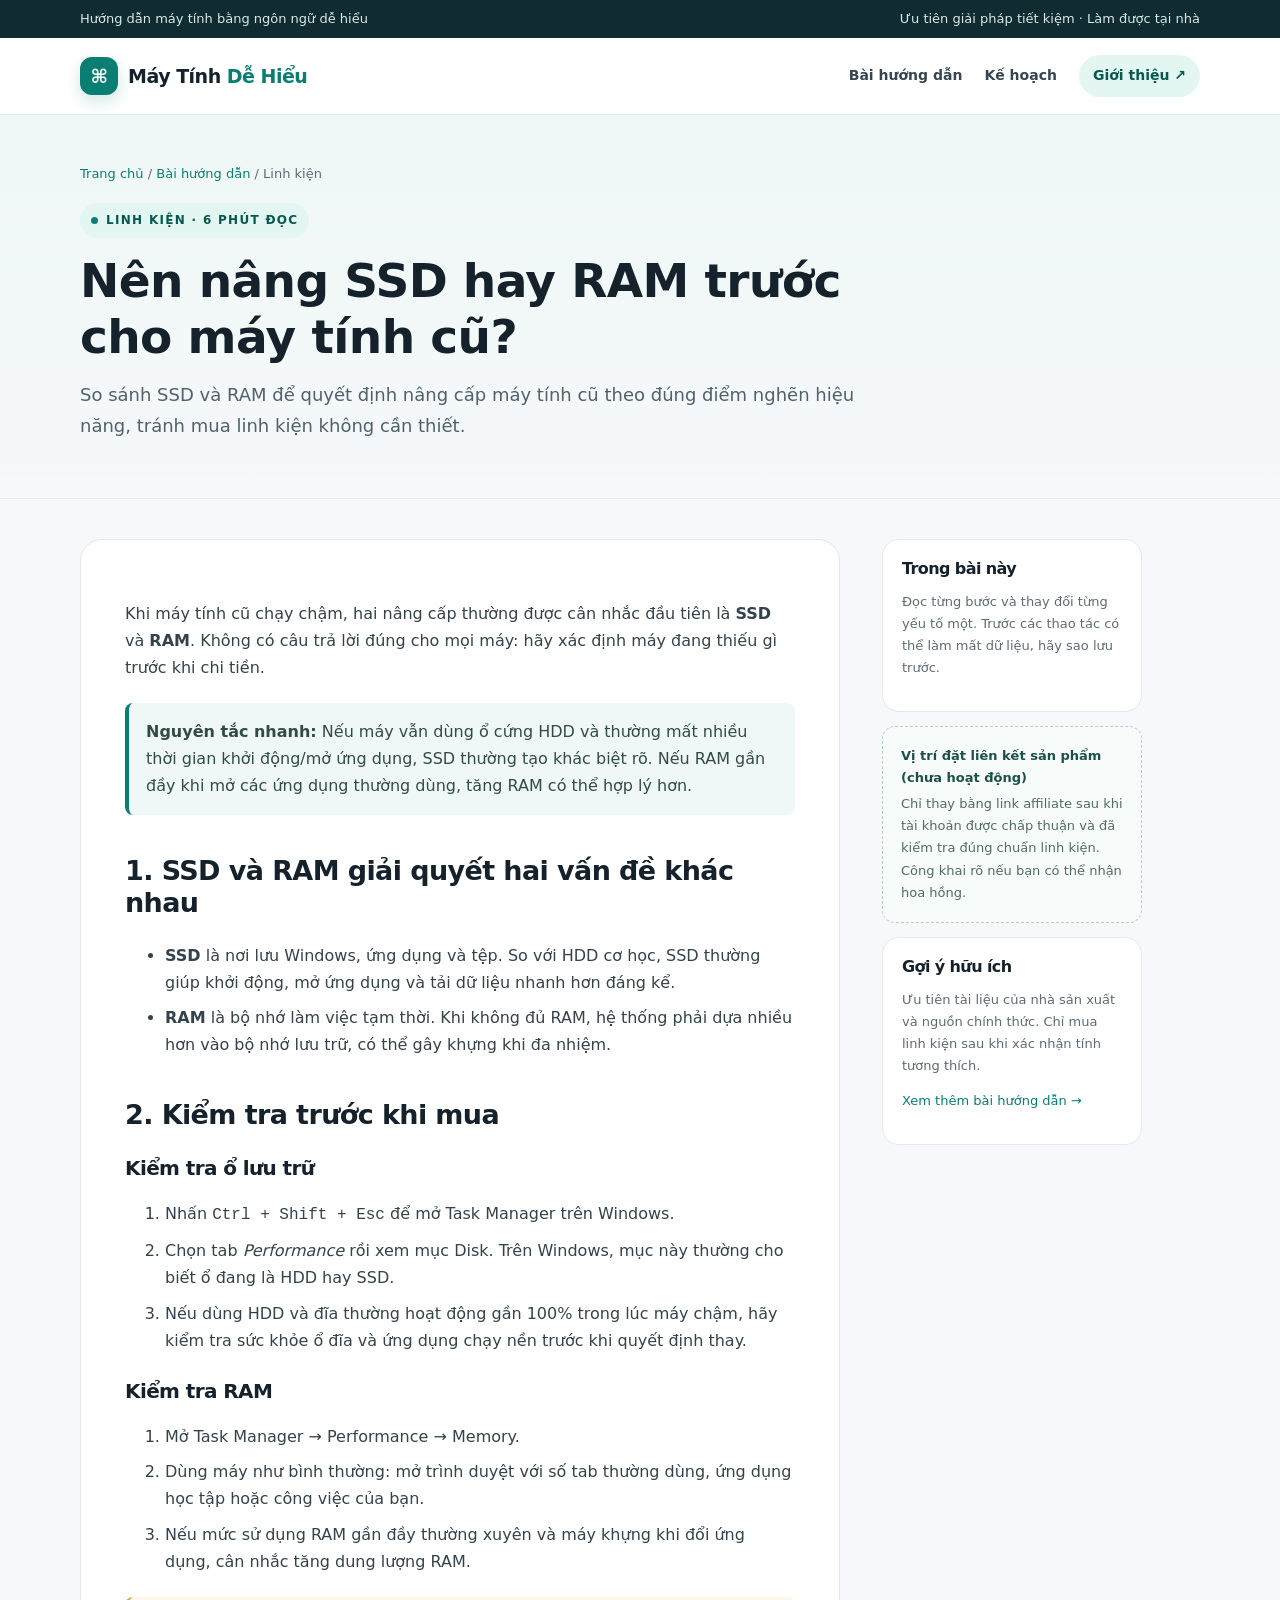
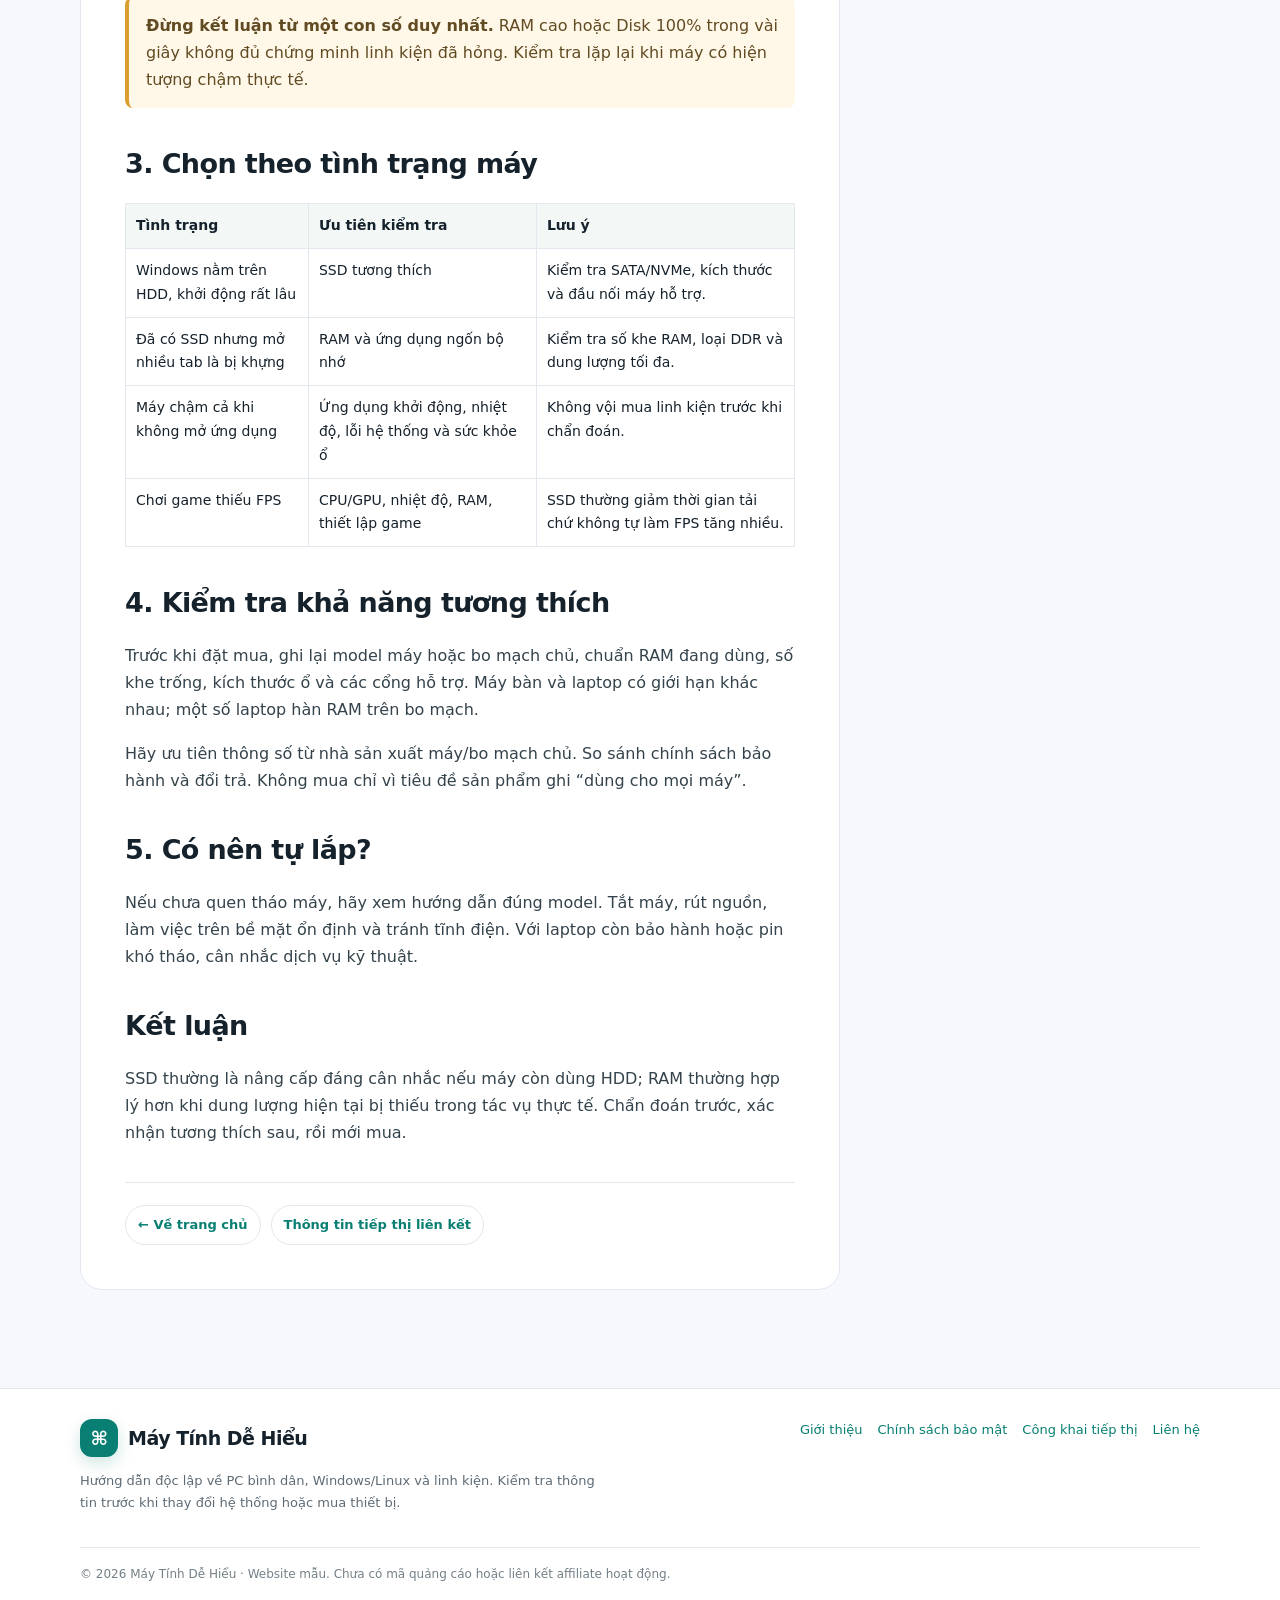
<file: bai-viet/nang-cap-ssd-hay-ram.html>
<!doctype html><html lang="vi"><head><meta charset="utf-8"><meta name="viewport" content="width=device-width,initial-scale=1"><title>Nên nâng SSD hay RAM trước cho máy tính cũ? | Máy Tính Dễ Hiểu</title><meta name="description" content="So sánh SSD và RAM để quyết định nâng cấp máy tính cũ theo đúng điểm nghẽn hiệu năng, tránh mua linh kiện không cần thiết."><meta name="theme-color" content="#087f72"><link rel="stylesheet" href="../style.css"></head><body><div class="topline"><div class="wrap"><span>Hướng dẫn máy tính bằng ngôn ngữ dễ hiểu</span><span>Ưu tiên giải pháp tiết kiệm · Làm được tại nhà</span></div></div><header class="nav"><div class="wrap navinner"><a class="logo" href="../index.html"><span class="logoicon">⌘</span><span>Máy Tính <span style="color:var(--brand)">Dễ Hiểu</span></span></a><nav class="navlinks"><a href="../index.html#bai-viet">Bài hướng dẫn</a><a href="../ke-hoach-noi-dung.html">Kế hoạch</a><a class="pill" href="../gioi-thieu.html">Giới thiệu ↗</a></nav></div></header><section class="article-hero"><div class="wrap"><div class="crumb"><a href="../index.html">Trang chủ</a> / <a href="../index.html#bai-viet">Bài hướng dẫn</a> / Linh kiện</div><div class="eyebrow"><span class="eyedot"></span>Linh kiện · 6 phút đọc</div><h1>Nên nâng SSD hay RAM trước cho máy tính cũ?</h1><p class="lead">So sánh SSD và RAM để quyết định nâng cấp máy tính cũ theo đúng điểm nghẽn hiệu năng, tránh mua linh kiện không cần thiết.</p></div></section><main class="wrap article-layout"><article class="prose"><p>Khi máy tính cũ chạy chậm, hai nâng cấp thường được cân nhắc đầu tiên là <strong>SSD</strong> và <strong>RAM</strong>. Không có câu trả lời đúng cho mọi máy: hãy xác định máy đang thiếu gì trước khi chi tiền.</p>
<div class="notice"><strong>Nguyên tắc nhanh:</strong> Nếu máy vẫn dùng ổ cứng HDD và thường mất nhiều thời gian khởi động/mở ứng dụng, SSD thường tạo khác biệt rõ. Nếu RAM gần đầy khi mở các ứng dụng thường dùng, tăng RAM có thể hợp lý hơn.</div>
<h2>1. SSD và RAM giải quyết hai vấn đề khác nhau</h2>
<ul><li><strong>SSD</strong> là nơi lưu Windows, ứng dụng và tệp. So với HDD cơ học, SSD thường giúp khởi động, mở ứng dụng và tải dữ liệu nhanh hơn đáng kể.</li><li><strong>RAM</strong> là bộ nhớ làm việc tạm thời. Khi không đủ RAM, hệ thống phải dựa nhiều hơn vào bộ nhớ lưu trữ, có thể gây khựng khi đa nhiệm.</li></ul>
<h2>2. Kiểm tra trước khi mua</h2>
<h3>Kiểm tra ổ lưu trữ</h3><ol><li>Nhấn <kbd>Ctrl + Shift + Esc</kbd> để mở Task Manager trên Windows.</li><li>Chọn tab <em>Performance</em> rồi xem mục Disk. Trên Windows, mục này thường cho biết ổ đang là HDD hay SSD.</li><li>Nếu dùng HDD và đĩa thường hoạt động gần 100% trong lúc máy chậm, hãy kiểm tra sức khỏe ổ đĩa và ứng dụng chạy nền trước khi quyết định thay.</li></ol>
<h3>Kiểm tra RAM</h3><ol><li>Mở Task Manager → Performance → Memory.</li><li>Dùng máy như bình thường: mở trình duyệt với số tab thường dùng, ứng dụng học tập hoặc công việc của bạn.</li><li>Nếu mức sử dụng RAM gần đầy thường xuyên và máy khựng khi đổi ứng dụng, cân nhắc tăng dung lượng RAM.</li></ol>
<div class="warning"><strong>Đừng kết luận từ một con số duy nhất.</strong> RAM cao hoặc Disk 100% trong vài giây không đủ chứng minh linh kiện đã hỏng. Kiểm tra lặp lại khi máy có hiện tượng chậm thực tế.</div>
<h2>3. Chọn theo tình trạng máy</h2>
<table><thead><tr><th>Tình trạng</th><th>Ưu tiên kiểm tra</th><th>Lưu ý</th></tr></thead><tbody><tr><td>Windows nằm trên HDD, khởi động rất lâu</td><td>SSD tương thích</td><td>Kiểm tra SATA/NVMe, kích thước và đầu nối máy hỗ trợ.</td></tr><tr><td>Đã có SSD nhưng mở nhiều tab là bị khựng</td><td>RAM và ứng dụng ngốn bộ nhớ</td><td>Kiểm tra số khe RAM, loại DDR và dung lượng tối đa.</td></tr><tr><td>Máy chậm cả khi không mở ứng dụng</td><td>Ứng dụng khởi động, nhiệt độ, lỗi hệ thống và sức khỏe ổ</td><td>Không vội mua linh kiện trước khi chẩn đoán.</td></tr><tr><td>Chơi game thiếu FPS</td><td>CPU/GPU, nhiệt độ, RAM, thiết lập game</td><td>SSD thường giảm thời gian tải chứ không tự làm FPS tăng nhiều.</td></tr></tbody></table>
<h2>4. Kiểm tra khả năng tương thích</h2><p>Trước khi đặt mua, ghi lại model máy hoặc bo mạch chủ, chuẩn RAM đang dùng, số khe trống, kích thước ổ và các cổng hỗ trợ. Máy bàn và laptop có giới hạn khác nhau; một số laptop hàn RAM trên bo mạch.</p>
<p>Hãy ưu tiên thông số từ nhà sản xuất máy/bo mạch chủ. So sánh chính sách bảo hành và đổi trả. Không mua chỉ vì tiêu đề sản phẩm ghi “dùng cho mọi máy”.</p>
<h2>5. Có nên tự lắp?</h2><p>Nếu chưa quen tháo máy, hãy xem hướng dẫn đúng model. Tắt máy, rút nguồn, làm việc trên bề mặt ổn định và tránh tĩnh điện. Với laptop còn bảo hành hoặc pin khó tháo, cân nhắc dịch vụ kỹ thuật.</p>
<h2>Kết luận</h2><p>SSD thường là nâng cấp đáng cân nhắc nếu máy còn dùng HDD; RAM thường hợp lý hơn khi dung lượng hiện tại bị thiếu trong tác vụ thực tế. Chẩn đoán trước, xác nhận tương thích sau, rồi mới mua.</p><div class="articlebottom"><a href="../index.html">← Về trang chủ</a><a href="../cong-khai-tiep-thi.html">Thông tin tiếp thị liên kết</a></div></article><aside class="sidebox"><div class="sidecard"><h3>Trong bài này</h3><p>Đọc từng bước và thay đổi từng yếu tố một. Trước các thao tác có thể làm mất dữ liệu, hãy sao lưu trước.</p></div><div class="placeholder"><strong>Vị trí đặt liên kết sản phẩm (chưa hoạt động)</strong>Chỉ thay bằng link affiliate sau khi tài khoản được chấp thuận và đã kiểm tra đúng chuẩn linh kiện. Công khai rõ nếu bạn có thể nhận hoa hồng.</div><div class="sidecard"><h3>Gợi ý hữu ích</h3><p>Ưu tiên tài liệu của nhà sản xuất và nguồn chính thức. Chỉ mua linh kiện sau khi xác nhận tính tương thích.</p><p><a href="../index.html#bai-viet">Xem thêm bài hướng dẫn →</a></p></div></aside></main><footer class="footer"><div class="wrap"><div class="footergrid"><div><a class="logo" href="../index.html"><span class="logoicon">⌘</span><span>Máy Tính Dễ Hiểu</span></a><p>Hướng dẫn độc lập về PC bình dân, Windows/Linux và linh kiện. Kiểm tra thông tin trước khi thay đổi hệ thống hoặc mua thiết bị.</p></div><div class="footerlinks"><a href="../gioi-thieu.html">Giới thiệu</a><a href="../chinh-sach-bao-mat.html">Chính sách bảo mật</a><a href="../cong-khai-tiep-thi.html">Công khai tiếp thị</a><a href="../lien-he.html">Liên hệ</a></div></div><div class="footnote">© 2026 Máy Tính Dễ Hiểu · Website mẫu. Chưa có mã quảng cáo hoặc liên kết affiliate hoạt động.</div></div></footer></body></html>
</file>
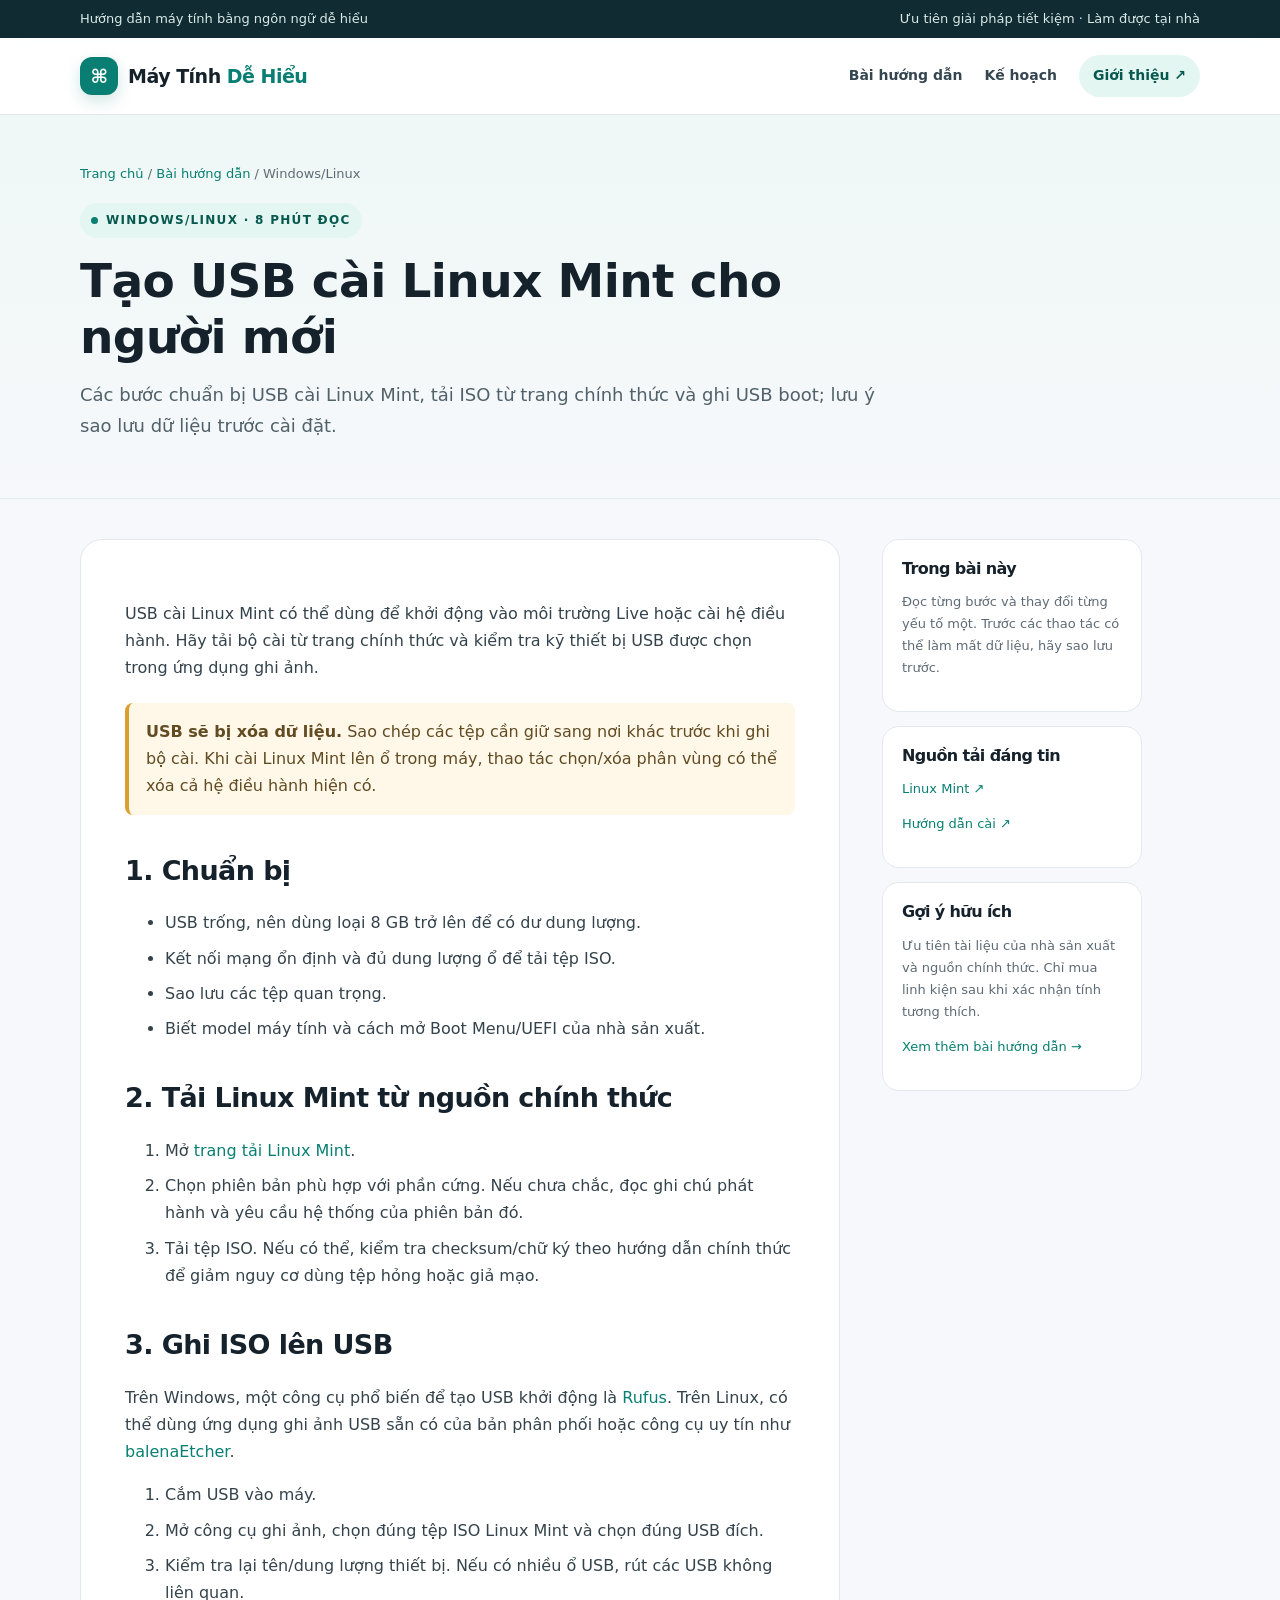
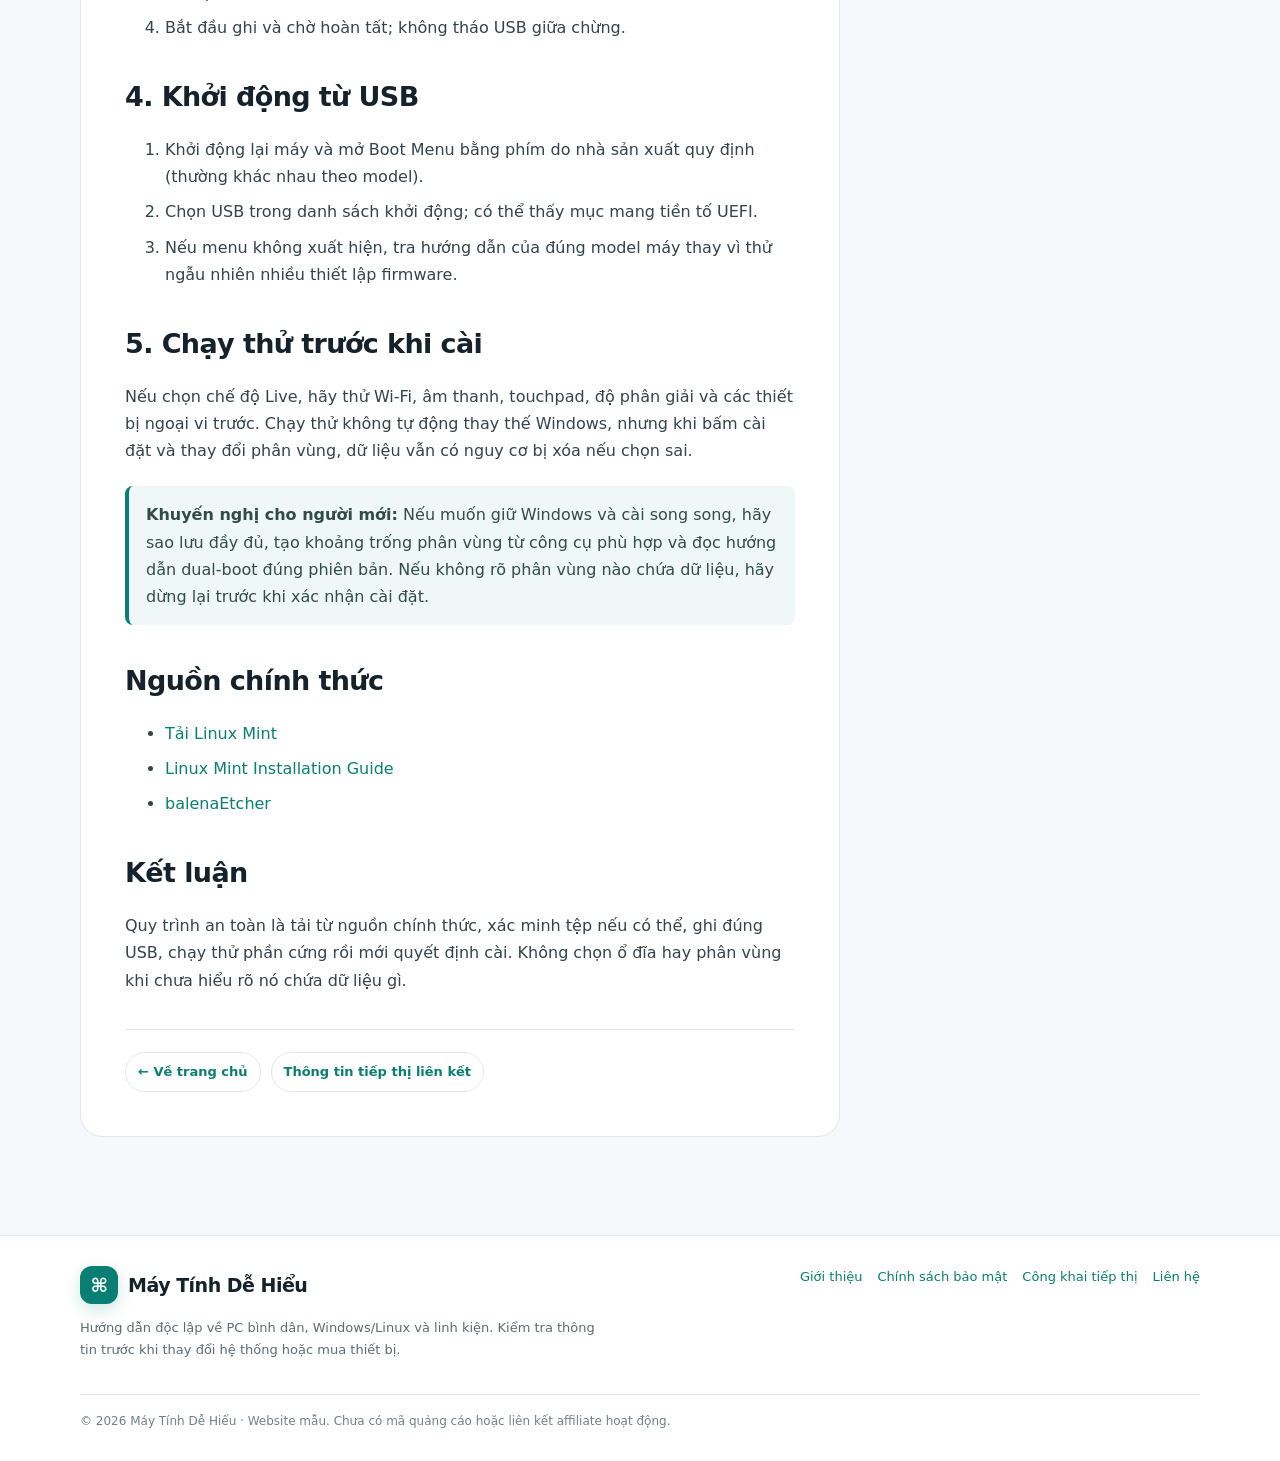
<file: bai-viet/tao-usb-linux-mint.html>
<!doctype html><html lang="vi"><head><meta charset="utf-8"><meta name="viewport" content="width=device-width,initial-scale=1"><title>Tạo USB cài Linux Mint cho người mới | Máy Tính Dễ Hiểu</title><meta name="description" content="Các bước chuẩn bị USB cài Linux Mint, tải ISO từ trang chính thức và ghi USB boot; lưu ý sao lưu dữ liệu trước cài đặt."><meta name="theme-color" content="#087f72"><link rel="stylesheet" href="../style.css"></head><body><div class="topline"><div class="wrap"><span>Hướng dẫn máy tính bằng ngôn ngữ dễ hiểu</span><span>Ưu tiên giải pháp tiết kiệm · Làm được tại nhà</span></div></div><header class="nav"><div class="wrap navinner"><a class="logo" href="../index.html"><span class="logoicon">⌘</span><span>Máy Tính <span style="color:var(--brand)">Dễ Hiểu</span></span></a><nav class="navlinks"><a href="../index.html#bai-viet">Bài hướng dẫn</a><a href="../ke-hoach-noi-dung.html">Kế hoạch</a><a class="pill" href="../gioi-thieu.html">Giới thiệu ↗</a></nav></div></header><section class="article-hero"><div class="wrap"><div class="crumb"><a href="../index.html">Trang chủ</a> / <a href="../index.html#bai-viet">Bài hướng dẫn</a> / Windows/Linux</div><div class="eyebrow"><span class="eyedot"></span>Windows/Linux · 8 phút đọc</div><h1>Tạo USB cài Linux Mint cho người mới</h1><p class="lead">Các bước chuẩn bị USB cài Linux Mint, tải ISO từ trang chính thức và ghi USB boot; lưu ý sao lưu dữ liệu trước cài đặt.</p></div></section><main class="wrap article-layout"><article class="prose"><p>USB cài Linux Mint có thể dùng để khởi động vào môi trường Live hoặc cài hệ điều hành. Hãy tải bộ cài từ trang chính thức và kiểm tra kỹ thiết bị USB được chọn trong ứng dụng ghi ảnh.</p>
<div class="warning"><strong>USB sẽ bị xóa dữ liệu.</strong> Sao chép các tệp cần giữ sang nơi khác trước khi ghi bộ cài. Khi cài Linux Mint lên ổ trong máy, thao tác chọn/xóa phân vùng có thể xóa cả hệ điều hành hiện có.</div>
<h2>1. Chuẩn bị</h2><ul><li>USB trống, nên dùng loại 8 GB trở lên để có dư dung lượng.</li><li>Kết nối mạng ổn định và đủ dung lượng ổ để tải tệp ISO.</li><li>Sao lưu các tệp quan trọng.</li><li>Biết model máy tính và cách mở Boot Menu/UEFI của nhà sản xuất.</li></ul>
<h2>2. Tải Linux Mint từ nguồn chính thức</h2><ol><li>Mở <a href="https://linuxmint.com/download.php" target="_blank" rel="noopener">trang tải Linux Mint</a>.</li><li>Chọn phiên bản phù hợp với phần cứng. Nếu chưa chắc, đọc ghi chú phát hành và yêu cầu hệ thống của phiên bản đó.</li><li>Tải tệp ISO. Nếu có thể, kiểm tra checksum/chữ ký theo hướng dẫn chính thức để giảm nguy cơ dùng tệp hỏng hoặc giả mạo.</li></ol>
<h2>3. Ghi ISO lên USB</h2><p>Trên Windows, một công cụ phổ biến để tạo USB khởi động là <a href="https://rufus.ie/" target="_blank" rel="noopener">Rufus</a>. Trên Linux, có thể dùng ứng dụng ghi ảnh USB sẵn có của bản phân phối hoặc công cụ uy tín như <a href="https://etcher.balena.io/" target="_blank" rel="noopener">balenaEtcher</a>.</p><ol><li>Cắm USB vào máy.</li><li>Mở công cụ ghi ảnh, chọn đúng tệp ISO Linux Mint và chọn đúng USB đích.</li><li>Kiểm tra lại tên/dung lượng thiết bị. Nếu có nhiều ổ USB, rút các USB không liên quan.</li><li>Bắt đầu ghi và chờ hoàn tất; không tháo USB giữa chừng.</li></ol>
<h2>4. Khởi động từ USB</h2><ol><li>Khởi động lại máy và mở Boot Menu bằng phím do nhà sản xuất quy định (thường khác nhau theo model).</li><li>Chọn USB trong danh sách khởi động; có thể thấy mục mang tiền tố UEFI.</li><li>Nếu menu không xuất hiện, tra hướng dẫn của đúng model máy thay vì thử ngẫu nhiên nhiều thiết lập firmware.</li></ol>
<h2>5. Chạy thử trước khi cài</h2><p>Nếu chọn chế độ Live, hãy thử Wi‑Fi, âm thanh, touchpad, độ phân giải và các thiết bị ngoại vi trước. Chạy thử không tự động thay thế Windows, nhưng khi bấm cài đặt và thay đổi phân vùng, dữ liệu vẫn có nguy cơ bị xóa nếu chọn sai.</p>
<div class="notice"><strong>Khuyến nghị cho người mới:</strong> Nếu muốn giữ Windows và cài song song, hãy sao lưu đầy đủ, tạo khoảng trống phân vùng từ công cụ phù hợp và đọc hướng dẫn dual-boot đúng phiên bản. Nếu không rõ phân vùng nào chứa dữ liệu, hãy dừng lại trước khi xác nhận cài đặt.</div>
<h2>Nguồn chính thức</h2><ul><li><a href="https://linuxmint.com/download.php" target="_blank" rel="noopener">Tải Linux Mint</a></li><li><a href="https://linuxmint-installation-guide.readthedocs.io/en/latest/" target="_blank" rel="noopener">Linux Mint Installation Guide</a></li><li><a href="https://etcher.balena.io/" target="_blank" rel="noopener">balenaEtcher</a></li></ul>
<h2>Kết luận</h2><p>Quy trình an toàn là tải từ nguồn chính thức, xác minh tệp nếu có thể, ghi đúng USB, chạy thử phần cứng rồi mới quyết định cài. Không chọn ổ đĩa hay phân vùng khi chưa hiểu rõ nó chứa dữ liệu gì.</p><div class="articlebottom"><a href="../index.html">← Về trang chủ</a><a href="../cong-khai-tiep-thi.html">Thông tin tiếp thị liên kết</a></div></article><aside class="sidebox"><div class="sidecard"><h3>Trong bài này</h3><p>Đọc từng bước và thay đổi từng yếu tố một. Trước các thao tác có thể làm mất dữ liệu, hãy sao lưu trước.</p></div><div class="sidecard"><h3>Nguồn tải đáng tin</h3><p><a href="https://linuxmint.com/download.php" target="_blank" rel="noopener">Linux Mint ↗</a></p><p><a href="https://linuxmint-installation-guide.readthedocs.io/en/latest/" target="_blank" rel="noopener">Hướng dẫn cài ↗</a></p></div><div class="sidecard"><h3>Gợi ý hữu ích</h3><p>Ưu tiên tài liệu của nhà sản xuất và nguồn chính thức. Chỉ mua linh kiện sau khi xác nhận tính tương thích.</p><p><a href="../index.html#bai-viet">Xem thêm bài hướng dẫn →</a></p></div></aside></main><footer class="footer"><div class="wrap"><div class="footergrid"><div><a class="logo" href="../index.html"><span class="logoicon">⌘</span><span>Máy Tính Dễ Hiểu</span></a><p>Hướng dẫn độc lập về PC bình dân, Windows/Linux và linh kiện. Kiểm tra thông tin trước khi thay đổi hệ thống hoặc mua thiết bị.</p></div><div class="footerlinks"><a href="../gioi-thieu.html">Giới thiệu</a><a href="../chinh-sach-bao-mat.html">Chính sách bảo mật</a><a href="../cong-khai-tiep-thi.html">Công khai tiếp thị</a><a href="../lien-he.html">Liên hệ</a></div></div><div class="footnote">© 2026 Máy Tính Dễ Hiểu · Website mẫu. Chưa có mã quảng cáo hoặc liên kết affiliate hoạt động.</div></div></footer></body></html>
</file>
<file: style.css>
:root{--bg:#f6f8fb;--paper:#fff;--ink:#15212b;--muted:#5e6b75;--line:#e2e8ee;--brand:#087f72;--brand-dark:#07594f;--mint:#e4f6f1;--gold:#f2b95d;--shadow:0 16px 40px rgba(20,40,55,.08);--radius:22px}*{box-sizing:border-box}html{scroll-behavior:smooth}body{margin:0;background:var(--bg);color:var(--ink);font-family:Inter,ui-sans-serif,system-ui,-apple-system,"Segoe UI",Roboto,Arial,sans-serif;line-height:1.7}a{color:var(--brand);text-decoration:none}a:hover{text-decoration:underline}.wrap{width:min(1120px,calc(100% - 36px));margin-inline:auto}.topline{background:#102b32;color:#d8e9e7;font-size:13px}.topline .wrap{display:flex;align-items:center;justify-content:space-between;gap:12px;padding:8px 0}.topline a{color:#d8e9e7}.nav{background:rgba(255,255,255,.94);border-bottom:1px solid var(--line);position:sticky;top:0;z-index:10;backdrop-filter:blur(12px)}.navinner{display:flex;align-items:center;justify-content:space-between;gap:22px;min-height:76px}.logo{display:flex;align-items:center;gap:10px;color:var(--ink);font-weight:850;font-size:19px;letter-spacing:-.5px}.logo:hover{text-decoration:none}.logoicon{display:grid;place-items:center;width:38px;height:38px;border-radius:12px;background:var(--brand);color:#fff;font-size:19px;box-shadow:0 6px 16px #087f7230}.navlinks{display:flex;align-items:center;gap:22px;font-size:14px;font-weight:650}.navlinks a{color:#364650}.navlinks .pill{padding:9px 14px;background:var(--mint);border-radius:999px;color:var(--brand-dark)}.hero{padding:64px 0 40px;background:radial-gradient(ellipse at 85% 8%,#d4f1e9 0,transparent 35%),linear-gradient(180deg,#eff8f6 0,#f6f8fb 100%);border-bottom:1px solid #e3efec}.hero-grid{display:grid;grid-template-columns:1.15fr .85fr;gap:36px;align-items:center}.eyebrow{display:inline-flex;align-items:center;gap:8px;font-size:12px;font-weight:800;letter-spacing:1.3px;text-transform:uppercase;color:var(--brand-dark);background:var(--mint);padding:7px 11px;border-radius:999px}.eyedot{width:7px;height:7px;background:var(--brand);border-radius:50%}h1,h2,h3{line-height:1.2;letter-spacing:-.6px}h1{font-size:clamp(36px,5vw,58px);margin:20px 0 16px;max-width:700px}h1 em{font-style:normal;color:var(--brand)}.lead{font-size:18px;color:#51616a;max-width:620px;margin:0 0 26px}.searchbar{display:flex;gap:8px;max-width:600px;padding:7px;background:#fff;border:1px solid #dce8e5;border-radius:15px;box-shadow:0 8px 24px #11352a0a}.searchbar input{flex:1;min-width:0;border:0;outline:0;padding:10px 12px;font:inherit;font-size:15px;background:transparent}.searchbar button,.btn{display:inline-flex;align-items:center;justify-content:center;border:0;border-radius:11px;background:var(--brand);color:white;font-weight:750;padding:11px 17px;cursor:pointer;font:inherit;font-size:14px}.searchbar button:hover,.btn:hover{background:var(--brand-dark);text-decoration:none}.trustline{display:flex;flex-wrap:wrap;gap:17px;margin-top:22px;color:var(--muted);font-size:13px}.trustline span:before{content:'✓';color:var(--brand);font-weight:900;margin-right:7px}.hero-art{min-height:330px;position:relative;display:grid;place-items:center}.orbit{width:288px;height:288px;border:1px solid #a2d9cd;border-radius:50%;position:absolute;transform:rotate(-20deg)}.orbit:before,.orbit:after{content:'';position:absolute;border:1px dashed #9dcfc2;border-radius:50%;inset:23px}.orbit:after{inset:-19px;transform:rotate(38deg)}.device{position:relative;width:250px;padding:15px;border-radius:18px;background:#163b40;box-shadow:0 26px 48px #143a352b;transform:rotate(-4deg)}.screen{height:160px;border-radius:9px;background:linear-gradient(140deg,#0d8176,#092f3a);padding:16px;display:flex;flex-direction:column;justify-content:space-between;color:#fff;overflow:hidden}.screen .tiny{font-size:11px;letter-spacing:1.3px;opacity:.8}.screen strong{font-size:26px;line-height:1.1;max-width:150px}.screenbar{height:5px;width:63%;background:#7de5c8;border-radius:9px}.keyboard{height:22px;margin:11px 15px 0;background:repeating-linear-gradient(90deg,#759b9a 0 8px,#244b4f 8px 11px);border-radius:4px;opacity:.8}.floatcard{position:absolute;z-index:2;background:#fff;border:1px solid #e1ece8;border-radius:14px;padding:12px 15px;box-shadow:var(--shadow);font-size:13px}.floatcard strong{display:block;font-size:15px}.fc1{top:45px;right:0}.fc2{bottom:30px;left:0}.section{padding:54px 0}.sectionhead{display:flex;justify-content:space-between;align-items:end;gap:22px;margin-bottom:24px}.sectionhead h2{font-size:30px;margin:8px 0 0}.sectionhead p{color:var(--muted);margin:0;max-width:480px;font-size:14px}.kicker{color:var(--brand);font-size:12px;font-weight:850;letter-spacing:1.2px;text-transform:uppercase}.filters{display:flex;gap:8px;flex-wrap:wrap;margin:0 0 22px}.filter{border:1px solid var(--line);background:#fff;color:#52616b;border-radius:999px;padding:8px 14px;font-size:13px;cursor:pointer;font-weight:700}.filter.active,.filter:hover{background:var(--brand);border-color:var(--brand);color:#fff}.articlegrid{display:grid;grid-template-columns:repeat(3,minmax(0,1fr));gap:18px}.articlecard{display:flex;flex-direction:column;background:var(--paper);border:1px solid var(--line);border-radius:var(--radius);padding:22px;min-height:274px;transition:transform .18s,box-shadow .18s}.articlecard:hover{transform:translateY(-3px);box-shadow:var(--shadow)}.articlecard .articon{height:56px;width:56px;display:grid;place-items:center;border-radius:17px;background:var(--mint);font-size:28px;margin-bottom:20px}.tagrow{display:flex;gap:8px;flex-wrap:wrap;align-items:center;font-size:11px;font-weight:800;color:var(--brand);text-transform:uppercase;letter-spacing:.7px}.articlecard h3{font-size:20px;margin:10px 0}.articlecard p{color:var(--muted);font-size:14px;margin:0 0 18px}.readlink{margin-top:auto;font-weight:800;font-size:14px}.readlink span{margin-left:6px}.notfound{display:none;padding:20px;background:white;border:1px dashed #b9ccc7;border-radius:14px;color:var(--muted)}.twocol{display:grid;grid-template-columns:1fr 1fr;gap:20px}.featurebox{border:1px solid var(--line);border-radius:var(--radius);padding:28px;background:#fff}.featurebox h3{margin:0 0 12px;font-size:22px}.featurebox p{color:var(--muted);font-size:14px}.featurebox ul{padding-left:20px;color:#3d4d55}.featurebox li{margin:8px 0}.moneyrow{display:grid;grid-template-columns:repeat(3,1fr);gap:14px}.moneyitem{background:white;border:1px solid var(--line);border-radius:18px;padding:20px}.moneyitem .num{font-size:12px;font-weight:850;color:var(--brand)}.moneyitem h3{font-size:17px;margin:10px 0}.moneyitem p{font-size:13px;color:var(--muted);margin:0}.callout{background:#12363a;color:#eefbf8;border-radius:var(--radius);padding:30px;display:flex;align-items:center;justify-content:space-between;gap:24px}.callout h2{font-size:25px;margin:0 0 8px}.callout p{color:#c7dcd8;margin:0;font-size:14px;max-width:650px}.callout .btn{background:#b8f0dd;color:#113d3b;white-space:nowrap}.callout .btn:hover{background:#d9f7ed}.footer{border-top:1px solid var(--line);padding:30px 0;margin-top:30px;background:#fff}.footergrid{display:flex;align-items:start;justify-content:space-between;gap:24px}.footer p{font-size:13px;color:var(--muted);max-width:530px}.footerlinks{display:flex;flex-wrap:wrap;gap:15px;font-size:13px}.footnote{font-size:12px;color:#738087;margin-top:20px;border-top:1px solid var(--line);padding-top:16px}.article-hero{padding:48px 0 30px;background:linear-gradient(180deg,#eff8f6,#f6f8fb);border-bottom:1px solid #e3efec}.crumb{font-size:13px;color:var(--muted);margin-bottom:18px}.article-hero h1{font-size:clamp(32px,4.4vw,47px);max-width:850px;margin:15px 0}.article-hero .lead{max-width:800px}.article-layout{display:grid;grid-template-columns:minmax(0,760px) 260px;gap:42px;align-items:start;padding:40px 0 68px}.prose{background:#fff;border:1px solid var(--line);border-radius:22px;padding:clamp(22px,4vw,44px);font-size:16px}.prose h2{font-size:27px;margin-top:40px}.prose h3{font-size:20px;margin-top:25px}.prose p,.prose li{color:#34434b}.prose li{margin:8px 0}.prose .notice{padding:15px 17px;background:#eff8f6;border-left:4px solid var(--brand);border-radius:8px;margin:22px 0;color:#324b49}.prose .warning{padding:15px 17px;background:#fff7e8;border-left:4px solid #db9e31;border-radius:8px;margin:22px 0;color:#614b22}.prose table{border-collapse:collapse;width:100%;font-size:14px;margin:18px 0}.prose th,.prose td{border:1px solid var(--line);padding:10px;text-align:left;vertical-align:top}.prose th{background:#f3f8f7}.sidebox{position:sticky;top:96px;display:grid;gap:14px}.sidecard{padding:19px;background:#fff;border:1px solid var(--line);border-radius:17px}.sidecard h3{font-size:16px;margin:0 0 12px}.sidecard p,.sidecard li{font-size:13px;color:var(--muted)}.sidecard ul{padding-left:18px}.placeholder{border:1px dashed #b9cdc7;background:#f7fbfa;padding:18px;border-radius:13px;color:#526b66;font-size:13px}.placeholder strong{display:block;color:#1b5149;margin-bottom:4px}.articlebottom{display:flex;flex-wrap:wrap;gap:10px;margin-top:35px;padding-top:22px;border-top:1px solid var(--line)}.articlebottom a{border:1px solid var(--line);background:#fff;padding:8px 12px;border-radius:99px;font-size:13px;font-weight:700}.simple{max-width:850px;padding:48px 0 80px}.simple h1{font-size:42px}.simplecontent{background:#fff;border:1px solid var(--line);padding:clamp(22px,4vw,40px);border-radius:22px}.simplecontent h2{margin-top:28px}.simplecontent p,.simplecontent li{color:#3d4d55}.simplecontent li{margin:8px 0}.small{font-size:12px;color:var(--muted)}@media(max-width:850px){.hero-grid{grid-template-columns:1fr}.hero-art{min-height:260px;max-width:460px;width:100%;margin:auto}.articlegrid{grid-template-columns:repeat(2,minmax(0,1fr))}.article-layout{grid-template-columns:1fr}.sidebox{position:static;grid-template-columns:1fr 1fr}.twocol{grid-template-columns:1fr}.navlinks{gap:13px}.callout{align-items:start;flex-direction:column}}@media(max-width:560px){.wrap{width:min(100% - 26px,1120px)}.topline .wrap{font-size:11px}.navinner{min-height:65px}.navlinks{gap:10px;font-size:12px}.navlinks a:nth-child(2){display:none}.logo{font-size:16px}.logoicon{width:34px;height:34px}.hero{padding:42px 0 30px}.lead{font-size:16px}.hero-art{transform:scale(.88);margin-top:-8px;margin-bottom:-12px}.section{padding:38px 0}.sectionhead{align-items:start;flex-direction:column}.sectionhead h2{font-size:26px}.articlegrid{grid-template-columns:1fr}.articlecard{min-height:0}.moneyrow{grid-template-columns:1fr}.footergrid{flex-direction:column}.sidebox{grid-template-columns:1fr}.article-layout{padding-top:24px}.prose{padding:20px;font-size:15px}.prose h2{font-size:24px}.article-hero{padding-top:32px}.simple h1{font-size:34px}.searchbar{gap:2px}.searchbar button{padding:9px 12px}}
</file>
